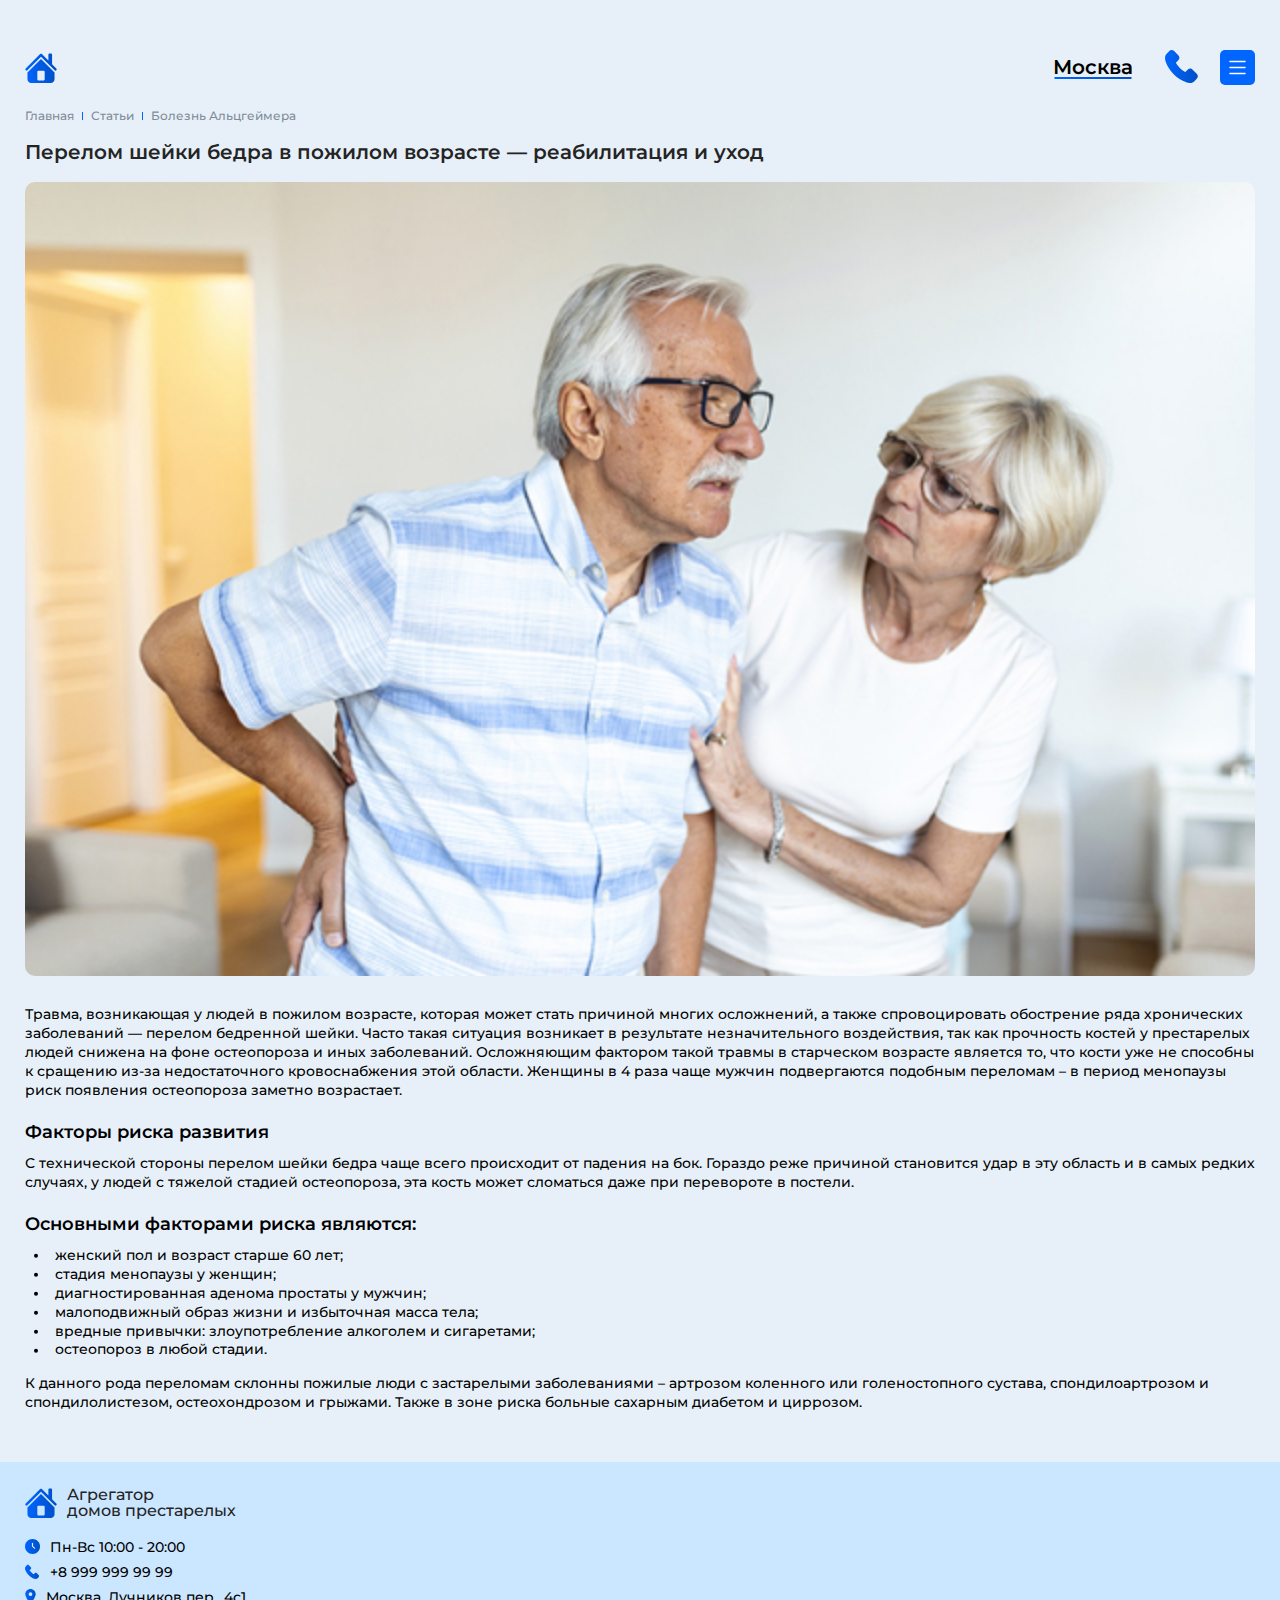
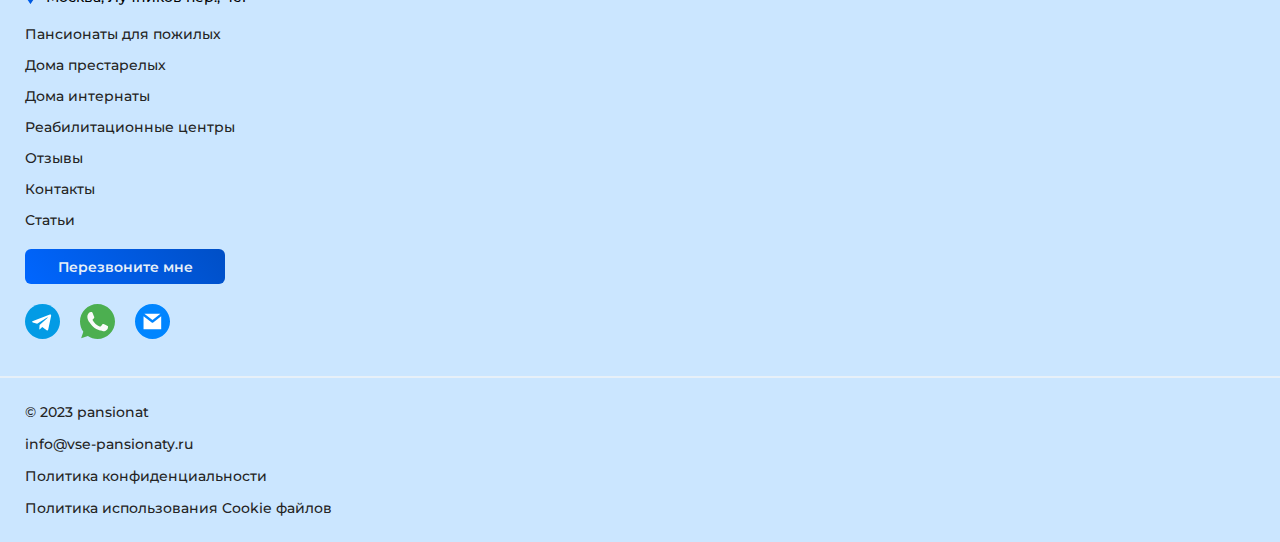
<file: Agregator Domov/article-page.html>
<!DOCTYPE html>
<html lang="ru">
<head>
    <meta charset="UTF-8">
    <meta name="viewport" content="width=device-width, initial-scale=1.0">
    <title>Страница статьи</title>
    <link rel="stylesheet" href="./css/reset.css">
    <link rel="stylesheet" href="./css/article-page.css">
    <link rel="stylesheet" href="https://cdn.jsdelivr.net/npm/swiper@10/swiper-bundle.min.css">
    <link rel="preconnect" href="https://fonts.googleapis.com">
    <link rel="preconnect" href="https://fonts.gstatic.com" crossorigin>
    <link href="https://fonts.googleapis.com/css2?family=Inter:wght@600&family=Montserrat:wght@400;500;600;700&display=swap" rel="stylesheet">
</head>
<body>
    <header class="header">
        <div class="container">
            <nav class="nav-top">
                <a class="home" href="#">
                    <img src="./images/header/header-icon1.svg" alt="icon">
                    <span class="home__text">Агрегатор<br> домов престарелых</span>
                </a>
                <ul class="nav-top__list">
                    <li class="nav-top__item country">
                        <span class="nav-top__item-text">Ваш город</span>
                        <button class="nav-top__btn">
                            Москва
                        </button>
                    </li>
                    <li class="nav-top__item nav-top__item-map">
                        <a class="nav-top__link" href="#">
                            <img src="./images/header/header-icon2.svg" alt="icon">
                            Пансионаты на карте
                        </a>
                    </li>
                    <li class="nav-top__item tel-item">
                        <img src="./images/header/header-icon3.svg" alt="icon">
                        +8 999 99 99
                    </li>
                    <li class="nav-top__item tel-btn">
                        <a class="tel" href="tel:89999999">Перезвоните мне</a>
                    </li>
                    <li class="nav-top__item tel-mobile">
                        <a href="tel:89999999">
                            <img src="./images/header/tel-icon-mobile.svg" alt="icon">
                        </a>
                    </li>
                    <li class="nav-top__item burger">
                        <button class="burger-btn">
                            <img class="burger-btn__icon" src="./images/header/burger-icon.svg" alt="icon">
                            <img class="burger-btn__close-icon hide" src="./images/header/burger-close-icon.svg"
                                alt="icon">
                        </button>
                    </li>
                </ul>
            </nav>
            <nav class="nav-middle">
                <div class="nav-middle__top">
                    <span class="nav-middle__text">Ваш город</span>
                    <button class="nav-middle__btn">
                        Москва
                    </button>
                </div>
                <ul class="nav-middle__list">
                    <li class="nav-middle__item">
                        <a class="nav-middle__link" href="#">
                            Пансионаты для пожилых
                        </a>
                        <img class="nav-middle__icon" src="./images/header/link-icon-mobile.svg" alt="icon">
                    </li>
                    <li class="nav-middle__item">
                        <a class="nav-middle__link" href="#">
                            Дома престарелых
                        </a>
                        <img class="nav-middle__icon" src="./images/header/link-icon-mobile.svg" alt="icon">
                    </li>
                    <li class="nav-middle__item">
                        <a class="nav-middle__link" href="#">
                            Дома интернаты
                        </a>
                        <img class="nav-middle__icon" src="./images/header/link-icon-mobile.svg" alt="icon">
                    </li>
                    <li class="nav-middle__item">
                        <a class="nav-middle__link" href="#">
                            Реабилитационные центры
                        </a>
                        <img class="nav-middle__icon" src="./images/header/link-icon-mobile.svg" alt="icon">
                    </li>
                    <li class="nav-middle__item">
                        <a class="nav-middle__link" href="#">
                            Отзывы
                        </a>
                        <img class="nav-middle__icon" src="./images/header/link-icon-mobile.svg" alt="icon">
                    </li>
                    <li class="nav-middle__item">
                        <a class="nav-middle__link" href="#">
                            Контакты
                        </a>
                        <img class="nav-middle__icon" src="./images/header/link-icon-mobile.svg" alt="icon">
                    </li>
                    <li class="nav-middle__item">
                        <a class="nav-middle__link" href="#">
                            Статьи
                        </a>
                        <img class="nav-middle__icon" src="./images/header/link-icon-mobile.svg" alt="icon">
                    </li>
                </ul>
                <a class="tel tel-btn-mobile" href="tel:+89999999">Перезвоните мне</a>
            </nav>
            <nav class="nav-bottom">
                <a class="nav-bottom__link" href="#">
                    Главная
                </a>
                <span class="nav-bottom__line"></span>
                <a class="nav-bottom__link" href="#">
                    Статьи
                </a>
                <span class="nav-bottom__line"></span>
                <a class="nav-bottom__link" href="#">
                    Болезнь Альцгеймера
                </a>
            </nav>
        </div>
    </header>

    <main class="main">
        <div class="container">
            <article class="article">
                <div class="article-top">
                    <h2 class="article-top__title article-mobile-title">Перелом шейки бедра в пожилом возрасте<br class="title-br"> — реабилитация и уход</h2>
                    <img class="article__img" src="./images/articles/article-page-img.jpg" alt="article-img">
                    <div class="article-left">
                        <h2 class="article-left__title">Перелом шейки бедра в пожилом возрасте — реабилитация и уход</h2>
                        <p class="article-left__text">
                            Травма, возникающая у людей в пожилом возрасте, которая может стать причиной многих осложнений, а также спровоцировать обострение ряда хронических заболеваний — перелом бедренной шейки. Часто такая ситуация возникает в результате незначительного воздействия, так как прочность костей у престарелых людей снижена на фоне остеопороза и иных заболеваний.
                            Осложняющим фактором такой травмы в старческом возрасте является то, что кости уже не способны к сращению из-за недостаточного кровоснабжения этой области. Женщины в 4 раза чаще мужчин подвергаются подобным переломам – в период менопаузы риск появления остеопороза заметно возрастает.
                        </p>
                    </div>
                </div>
                <div class="article-bottom">
                    <div class="article-middle">
                        <h2 class="article-middle__title">Факторы риска развития</h2>
                        <p class="article-middle__text">
                            С технической стороны перелом шейки бедра чаще всего происходит от падения на бок. Гораздо реже причиной становится удар в эту область и в самых редких случаях, у людей с тяжелой стадией остеопороза, эта кость может сломаться даже при перевороте в постели.
                        </p>
                    </div>
                    <div class="risk-factors">
                        <h2 class="risk-factors__title">Основными факторами риска являются:</h2>
                        <ul class="factors">
                            <li class="factors__item">
                                женский пол и возраст старше 60 лет;
                            </li>
                            <li class="factors__item">
                                стадия менопаузы у женщин;
                            </li>
                            <li class="factors__item">
                                диагностированная аденома простаты у мужчин;
                            </li>
                            <li class="factors__item">
                                малоподвижный образ жизни и избыточная масса тела;
                            </li>
                            <li class="factors__item">
                                вредные привычки: злоупотребление алкоголем и сигаретами;
                            </li>
                            <li class="factors__item">
                                остеопороз в любой стадии.
                            </li>
                        </ul>
                        <p class="risk-factors__text">
                            К данного рода переломам склонны пожилые люди с застарелыми заболеваниями – артрозом коленного или голеностопного сустава, спондилоартрозом и спондилолистезом, остеохондрозом и грыжами. Также в зоне риска больные сахарным диабетом и циррозом.
                        </p>
                    </div>
                </div>
            </article>
        </div>
    </main>

    <footer class="footer">
        <div class="footer-top">
            <div class="container">
                <div class="footer-top__items">
                    <ul class="footer-top__start">
                        <li class="footer-top__item">
                            <a class="footer__link" href="#">
                                <img src="./images/header/header-icon1.svg" alt="icon">
                                Агрегатор<br> домов престарелых
                            </a>
                        </li>
                        <li class="footer-top__item">
                            <ul class="footer-top__info">
                                <li class="footer-top__item">
                                    <img src="./images/home/footer-icon1.svg" alt="icon">
                                    Пн-Вс 10:00 - 20:00
                                </li>
                                <li class="footer-top__item">
                                    <img src="./images/header/header-icon3.svg" alt="icon">
                                    +8 999 999 99 99
                                </li>
                                <li class="footer-top__item">
                                    <img src="./images/header/header-icon2.svg" alt="icon">
                                    Москва, Лучников пер., 4с1
                                </li>
                            </ul>
                        </li>
                    </ul>
                    <nav class="footer-top__links">
                        <ul class="footer-links">
                            <li class="footer-links__item">
                                <a class="footer-links__link" href="#">Пансионаты для пожилых</a>
                            </li>
                            <li class="footer-links__item">
                                <a class="footer-links__link" href="#">Дома престарелых</a>
                            </li>
                            <li class="footer-links__item">
                                <a class="footer-links__link" href="#">Дома интернаты</a>
                            </li>
                            <li class="footer-links__item">
                                <a class="footer-links__link" href="#">Реабилитационные центры</a>
                            </li>
                        </ul>
                        <ul class="footer-links">
                            <li class="footer-links__item">
                                <a class="footer-links__link" href="#">Отзывы</a>
                            </li>
                            <li class="footer-links__item">
                                <a class="footer-links__link" href="#">Контакты</a>
                            </li>
                            <li class="footer-links__item">
                                <a class="footer-links__link" href="#">Статьи</a>
                            </li>
                        </ul>
                        <ul class="footer-links footer-links-right">
                            <li class="footer-links__item">
                                <a class="tel tel-footer" href="tel:89999999">Перезвоните мне</a>
                            </li>
                            <li class="footer-links__item">
                                <ul class="social">
                                    <li class="social__item">
                                        <a class="social__link" href="#">
                                            <img src="./images/social/social-icon1.svg" alt="icon">
                                        </a>
                                    </li>
                                    <li class="social__item">
                                        <a class="social__link" href="#">
                                            <img src="./images/social/social-icon2.svg" alt="icon">
                                        </a>
                                    </li>
                                    <li class="social__item">
                                        <a class="social__link" href="#">
                                            <img src="./images/social/social-icon3.svg" alt="icon">
                                        </a>
                                    </li>
                                </ul>
                            </li>
                        </ul>
                    </nav>
                </div>
            </div>
        </div>
        <div class="footer-bottom">
            <div class="container">
                <div class="footer-bottom__items">
                    <p class="footer-bottom__copy">© 2023 pansionat</p>
                    <nav class="footer-bottom__links">
                        <ul class="footer-bottom__list">
                            <li class="footer-bottom__item">
                                <a href="mailto:info@vse-pansionaty.ru"
                                    class="footer-bottom__link">info@vse-pansionaty.ru</a>
                            </li>
                            <li class="footer-bottom__item">
                                <a href="#" class="footer-bottom__link">Политика конфиденциальности</a>
                            </li>
                            <li class="footer-bottom__item">
                                <a href="#" class="footer-bottom__link">Политика использования Cookie файлов</a>
                            </li>
                        </ul>
                    </nav>
                </div>
            </div>
        </div>
    </footer>
    <script src="./js/article-page.js"></script>
</body>
</html>
</file>
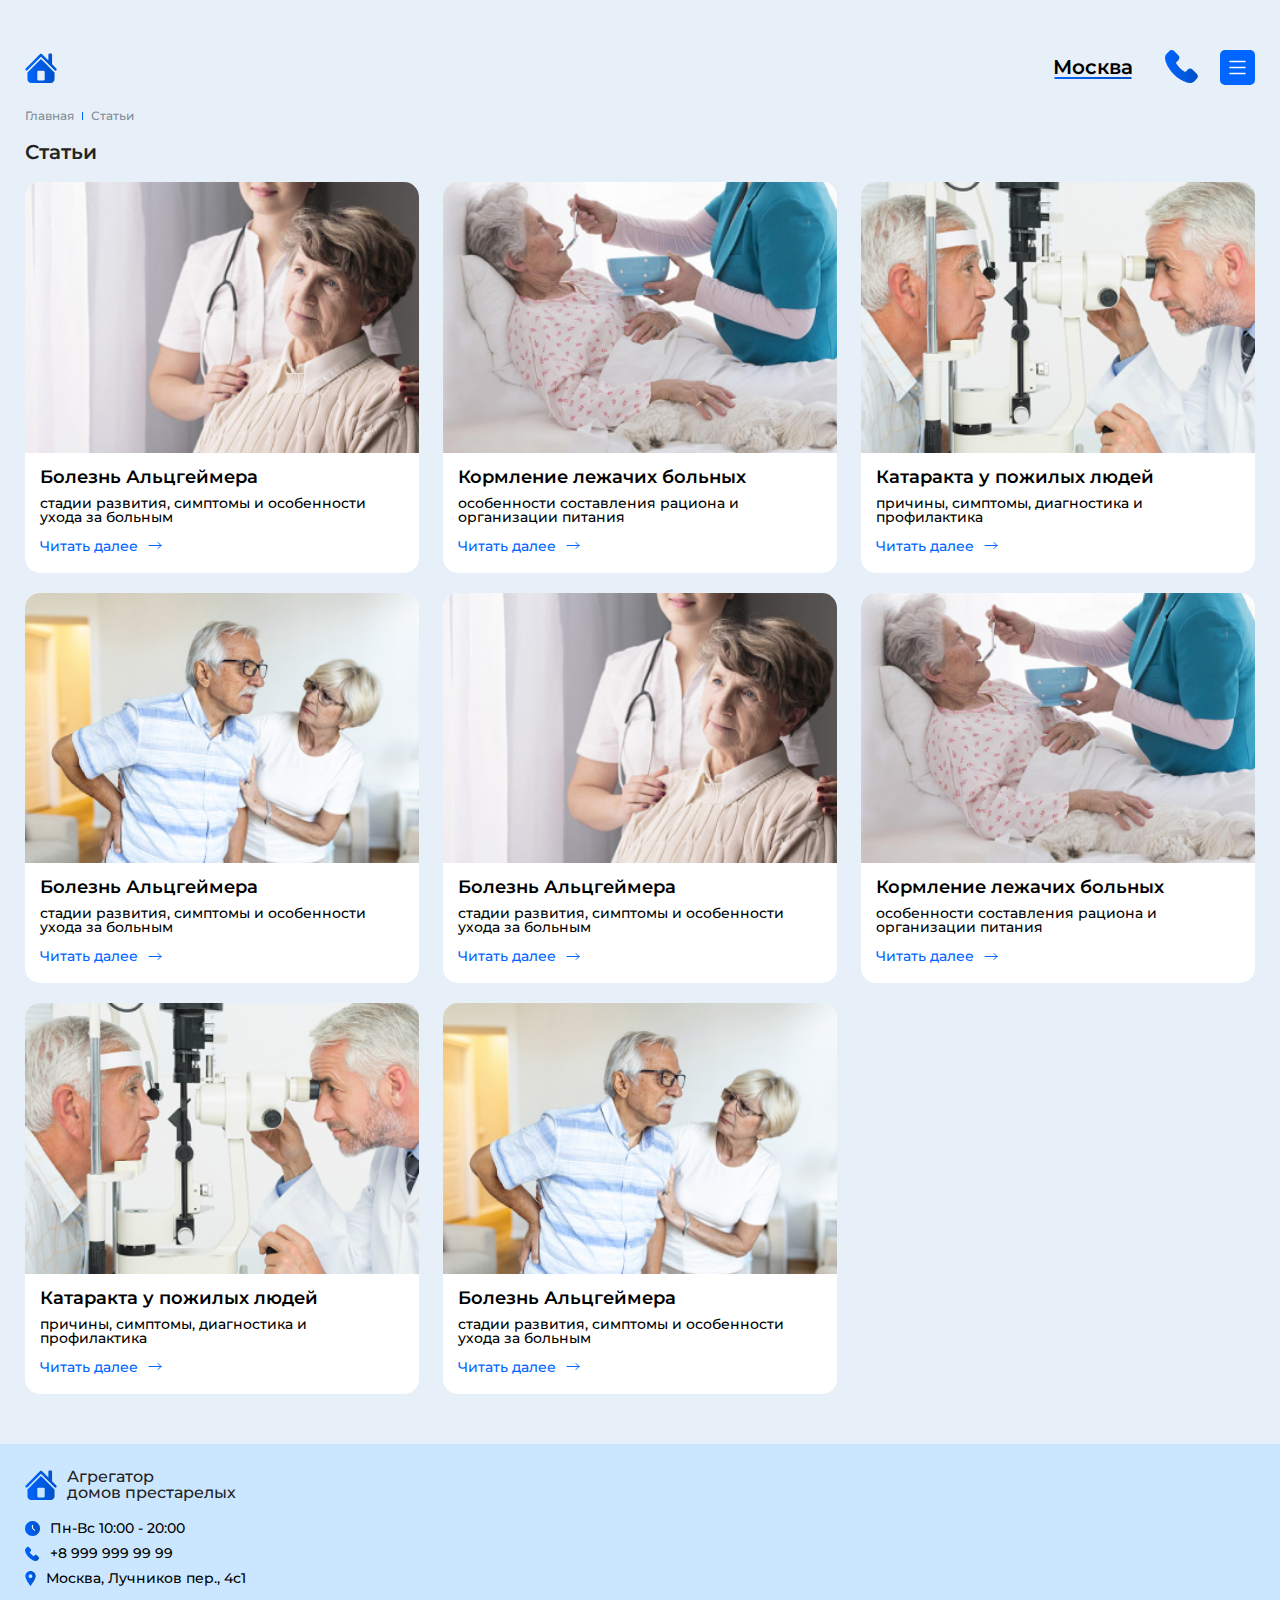
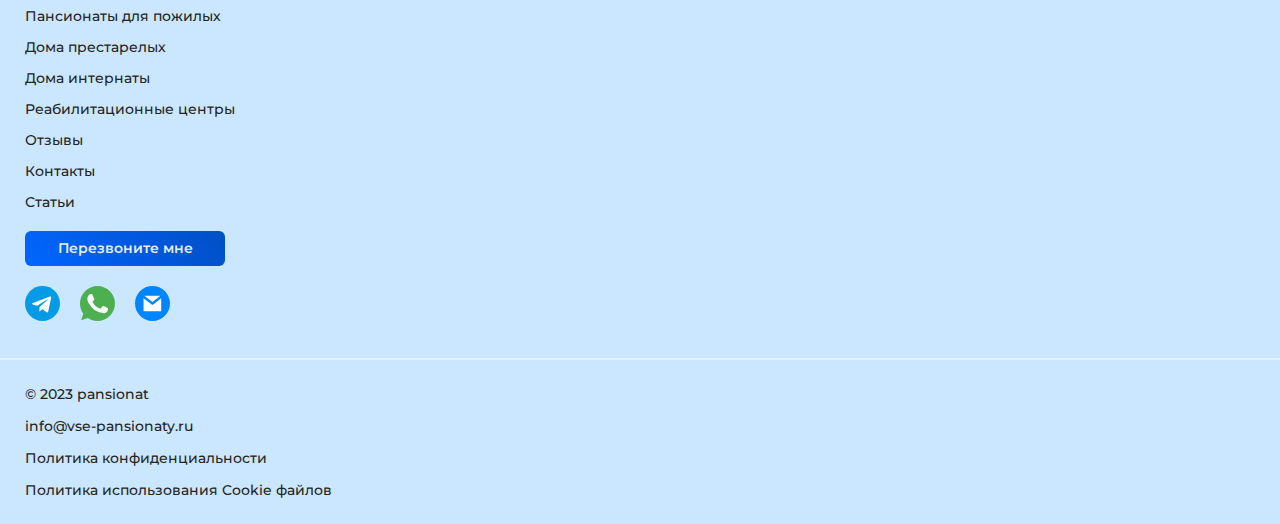
<file: Agregator Domov/articles.html>
<!DOCTYPE html>
<html lang="ru">
<head>
    <meta charset="UTF-8">
    <meta name="viewport" content="width=device-width, initial-scale=1.0">
    <title>Статьи</title>
    <link rel="stylesheet" href="./css/reset.css">
    <link rel="stylesheet" href="./css/articles.css">
    <link rel="stylesheet" href="https://cdn.jsdelivr.net/npm/swiper@10/swiper-bundle.min.css">
    <link rel="preconnect" href="https://fonts.googleapis.com">
    <link rel="preconnect" href="https://fonts.gstatic.com" crossorigin>
    <link href="https://fonts.googleapis.com/css2?family=Inter:wght@600&family=Montserrat:wght@400;500;600;700&display=swap" rel="stylesheet">
</head>
<body>
    <header class="header">
        <div class="container">
            <nav class="nav-top">
                <a class="home" href="#">
                    <img src="./images/header/header-icon1.svg" alt="icon">
                    <span class="home__text">Агрегатор<br> домов престарелых</span>
                </a>
                <ul class="nav-top__list">
                    <li class="nav-top__item country">
                        <span class="nav-top__item-text">Ваш город</span>
                        <button class="nav-top__btn">
                            Москва
                        </button>
                    </li>
                    <li class="nav-top__item nav-top__item-map">
                        <a class="nav-top__link" href="#">
                            <img src="./images/header/header-icon2.svg" alt="icon">
                            Пансионаты на карте
                        </a>
                    </li>
                    <li class="nav-top__item tel-item">
                        <img src="./images/header/header-icon3.svg" alt="icon">
                        +8 999 99 99
                    </li>
                    <li class="nav-top__item tel-btn">
                        <a class="tel" href="tel:89999999">Перезвоните мне</a>
                    </li>
                    <li class="nav-top__item tel-mobile">
                        <a href="tel:89999999">
                            <img src="./images/header/tel-icon-mobile.svg" alt="icon">
                        </a>
                    </li>
                    <li class="nav-top__item burger">
                        <button class="burger-btn">
                            <img class="burger-btn__icon" src="./images/header/burger-icon.svg" alt="icon">
                            <img class="burger-btn__close-icon hide" src="./images/header/burger-close-icon.svg"
                                alt="icon">
                        </button>
                    </li>
                </ul>
            </nav>
            <nav class="nav-middle">
                <div class="nav-middle__top">
                    <span class="nav-middle__text">Ваш город</span>
                    <button class="nav-middle__btn">
                        Москва
                    </button>
                </div>
                <ul class="nav-middle__list">
                    <li class="nav-middle__item">
                        <a class="nav-middle__link" href="#">
                            Пансионаты для пожилых
                        </a>
                        <img class="nav-middle__icon" src="./images/header/link-icon-mobile.svg" alt="icon">
                    </li>
                    <li class="nav-middle__item">
                        <a class="nav-middle__link" href="#">
                            Дома престарелых
                        </a>
                        <img class="nav-middle__icon" src="./images/header/link-icon-mobile.svg" alt="icon">
                    </li>
                    <li class="nav-middle__item">
                        <a class="nav-middle__link" href="#">
                            Дома интернаты
                        </a>
                        <img class="nav-middle__icon" src="./images/header/link-icon-mobile.svg" alt="icon">
                    </li>
                    <li class="nav-middle__item">
                        <a class="nav-middle__link" href="#">
                            Реабилитационные центры
                        </a>
                        <img class="nav-middle__icon" src="./images/header/link-icon-mobile.svg" alt="icon">
                    </li>
                    <li class="nav-middle__item">
                        <a class="nav-middle__link" href="#">
                            Отзывы
                        </a>
                        <img class="nav-middle__icon" src="./images/header/link-icon-mobile.svg" alt="icon">
                    </li>
                    <li class="nav-middle__item">
                        <a class="nav-middle__link" href="#">
                            Контакты
                        </a>
                        <img class="nav-middle__icon" src="./images/header/link-icon-mobile.svg" alt="icon">
                    </li>
                    <li class="nav-middle__item">
                        <a class="nav-middle__link" href="#">
                            Статьи
                        </a>
                        <img class="nav-middle__icon" src="./images/header/link-icon-mobile.svg" alt="icon">
                    </li>
                </ul>
                <a class="tel tel-btn-mobile" href="tel:+89999999">Перезвоните мне</a>
            </nav>
            <nav class="nav-bottom">
                <a class="nav-bottom__link" href="#">
                    Главная
                </a>
                <span class="nav-bottom__line"></span>
                <a class="nav-bottom__link" href="#">
                    Статьи
                </a>
            </nav>
        </div>
    </header>

    <main class="main">
        <div class="container">
            <div class="articles">
                <h1 class="articles__title">Статьи</h1>
                <ul class="article-items">
                    <li class="articles-items__item">
                        <article class="article">
                            <img class="article__img" src="./images/articles/article-img1.jpg" alt="article-img">
                            <div class="article__content">
                                <h3 class="article__title">Болезнь Альцгеймера</h3>
                                <p class="article__text">
                                    стадии развития, симптомы и особенности ухода за больным
                                </p>
                                <a class="article__link" href="#">
                                    Читать далее
                                    <img src="./images/articles/article-icon.svg" alt="icon">
                                </a>
                            </div>
                        </article>
                    </li>
                    <li class="articles-items__item">
                        <article class="article">
                            <img class="article__img" src="./images/articles/article-img2.jpg" alt="article-img">
                            <div class="article__content">
                                <h3 class="article__title">Кормление лежачих больных</h3>
                                <p class="article__text">
                                    особенности составления рациона и организации питания
                                </p>
                                <a class="article__link" href="#">
                                    Читать далее
                                    <img src="./images/articles/article-icon.svg" alt="icon">
                                </a>
                            </div>
                        </article>
                    </li>
                    <li class="articles-items__item">
                        <article class="article">
                            <img class="article__img" src="./images/articles/article-img3.jpg" alt="article-img">
                            <div class="article__content">
                                <h3 class="article__title">Катаракта у пожилых людей</h3>
                                <p class="article__text">
                                    причины, симптомы, диагностика и профилактика
                                </p>
                                <a class="article__link" href="#">
                                    Читать далее
                                    <img src="./images/articles/article-icon.svg" alt="icon">
                                </a>
                            </div>
                        </article>
                    </li>
                    <li class="articles-items__item">
                        <article class="article">
                            <img class="article__img" src="./images/articles/article-img4.jpg" alt="article-img">
                            <div class="article__content">
                                <h3 class="article__title">Болезнь Альцгеймера</h3>
                                <p class="article__text">
                                    стадии развития, симптомы и особенности ухода за больным
                                </p>
                                <a class="article__link" href="#">
                                    Читать далее
                                    <img src="./images/articles/article-icon.svg" alt="icon">
                                </a>
                            </div>
                        </article>
                    </li>
                    <li class="articles-items__item">
                        <article class="article">
                            <img class="article__img" src="./images/articles/article-img1.jpg" alt="article-img">
                            <div class="article__content">
                                <h3 class="article__title">Болезнь Альцгеймера</h3>
                                <p class="article__text">
                                    стадии развития, симптомы и особенности ухода за больным
                                </p>
                                <a class="article__link" href="#">
                                    Читать далее
                                    <img src="./images/articles/article-icon.svg" alt="icon">
                                </a>
                            </div>
                        </article>
                    </li>
                    <li class="articles-items__item">
                        <article class="article">
                            <img class="article__img" src="./images/articles/article-img2.jpg" alt="article-img">
                            <div class="article__content">
                                <h3 class="article__title">Кормление лежачих больных</h3>
                                <p class="article__text">
                                    особенности составления рациона и организации питания
                                </p>
                                <a class="article__link" href="#">
                                    Читать далее
                                    <img src="./images/articles/article-icon.svg" alt="icon">
                                </a>
                            </div>
                        </article>
                    </li>
                    <li class="articles-items__item">
                        <article class="article">
                            <img class="article__img" src="./images/articles/article-img3.jpg" alt="article-img">
                            <div class="article__content">
                                <h3 class="article__title">Катаракта у пожилых людей</h3>
                                <p class="article__text">
                                    причины, симптомы, диагностика и профилактика
                                </p>
                                <a class="article__link" href="#">
                                    Читать далее
                                    <img src="./images/articles/article-icon.svg" alt="icon">
                                </a>
                            </div>
                        </article>
                    </li>
                    <li class="articles-items__item">
                        <article class="article">
                            <img class="article__img" src="./images/articles/article-img4.jpg" alt="article-img">
                            <div class="article__content">
                                <h3 class="article__title">Болезнь Альцгеймера</h3>
                                <p class="article__text">
                                    стадии развития, симптомы и особенности ухода за больным
                                </p>
                                <a class="article__link" href="#">
                                    Читать далее
                                    <img src="./images/articles/article-icon.svg" alt="icon">
                                </a>
                            </div>
                        </article>
                    </li>
                </ul>
            </div>
        </div>
    </main>

    <footer class="footer">
        <div class="footer-top">
            <div class="container">
                <div class="footer-top__items">
                    <ul class="footer-top__start">
                        <li class="footer-top__item">
                            <a class="footer__link" href="#">
                                <img src="./images/header/header-icon1.svg" alt="icon">
                                Агрегатор<br> домов престарелых
                            </a>
                        </li>
                        <li class="footer-top__item">
                            <ul class="footer-top__info">
                                <li class="footer-top__item">
                                    <img src="./images/home/footer-icon1.svg" alt="icon">
                                    Пн-Вс 10:00 - 20:00
                                </li>
                                <li class="footer-top__item">
                                    <img src="./images/header/header-icon3.svg" alt="icon">
                                    +8 999 999 99 99
                                </li>
                                <li class="footer-top__item">
                                    <img src="./images/header/header-icon2.svg" alt="icon">
                                    Москва, Лучников пер., 4с1
                                </li>
                            </ul>
                        </li>
                    </ul>
                    <nav class="footer-top__links">
                        <ul class="footer-links">
                            <li class="footer-links__item">
                                <a class="footer-links__link" href="#">Пансионаты для пожилых</a>
                            </li>
                            <li class="footer-links__item">
                                <a class="footer-links__link" href="#">Дома престарелых</a>
                            </li>
                            <li class="footer-links__item">
                                <a class="footer-links__link" href="#">Дома интернаты</a>
                            </li>
                            <li class="footer-links__item">
                                <a class="footer-links__link" href="#">Реабилитационные центры</a>
                            </li>
                        </ul>
                        <ul class="footer-links">
                            <li class="footer-links__item">
                                <a class="footer-links__link" href="#">Отзывы</a>
                            </li>
                            <li class="footer-links__item">
                                <a class="footer-links__link" href="#">Контакты</a>
                            </li>
                            <li class="footer-links__item">
                                <a class="footer-links__link" href="#">Статьи</a>
                            </li>
                        </ul>
                        <ul class="footer-links footer-links-right">
                            <li class="footer-links__item">
                                <a class="tel tel-footer" href="tel:89999999">Перезвоните мне</a>
                            </li>
                            <li class="footer-links__item">
                                <ul class="social">
                                    <li class="social__item">
                                        <a class="social__link" href="#">
                                            <img src="./images/social/social-icon1.svg" alt="icon">
                                        </a>
                                    </li>
                                    <li class="social__item">
                                        <a class="social__link" href="#">
                                            <img src="./images/social/social-icon2.svg" alt="icon">
                                        </a>
                                    </li>
                                    <li class="social__item">
                                        <a class="social__link" href="#">
                                            <img src="./images/social/social-icon3.svg" alt="icon">
                                        </a>
                                    </li>
                                </ul>
                            </li>
                        </ul>
                    </nav>
                </div>
            </div>
        </div>
        <div class="footer-bottom">
            <div class="container">
                <div class="footer-bottom__items">
                    <p class="footer-bottom__copy">© 2023 pansionat</p>
                    <nav class="footer-bottom__links">
                        <ul class="footer-bottom__list">
                            <li class="footer-bottom__item">
                                <a href="mailto:info@vse-pansionaty.ru"
                                    class="footer-bottom__link">info@vse-pansionaty.ru</a>
                            </li>
                            <li class="footer-bottom__item">
                                <a href="#" class="footer-bottom__link">Политика конфиденциальности</a>
                            </li>
                            <li class="footer-bottom__item">
                                <a href="#" class="footer-bottom__link">Политика использования Cookie файлов</a>
                            </li>
                        </ul>
                    </nav>
                </div>
            </div>
        </div>
    </footer>
    <script src="./js/articles.js"></script>
</body>
</html>
</file>
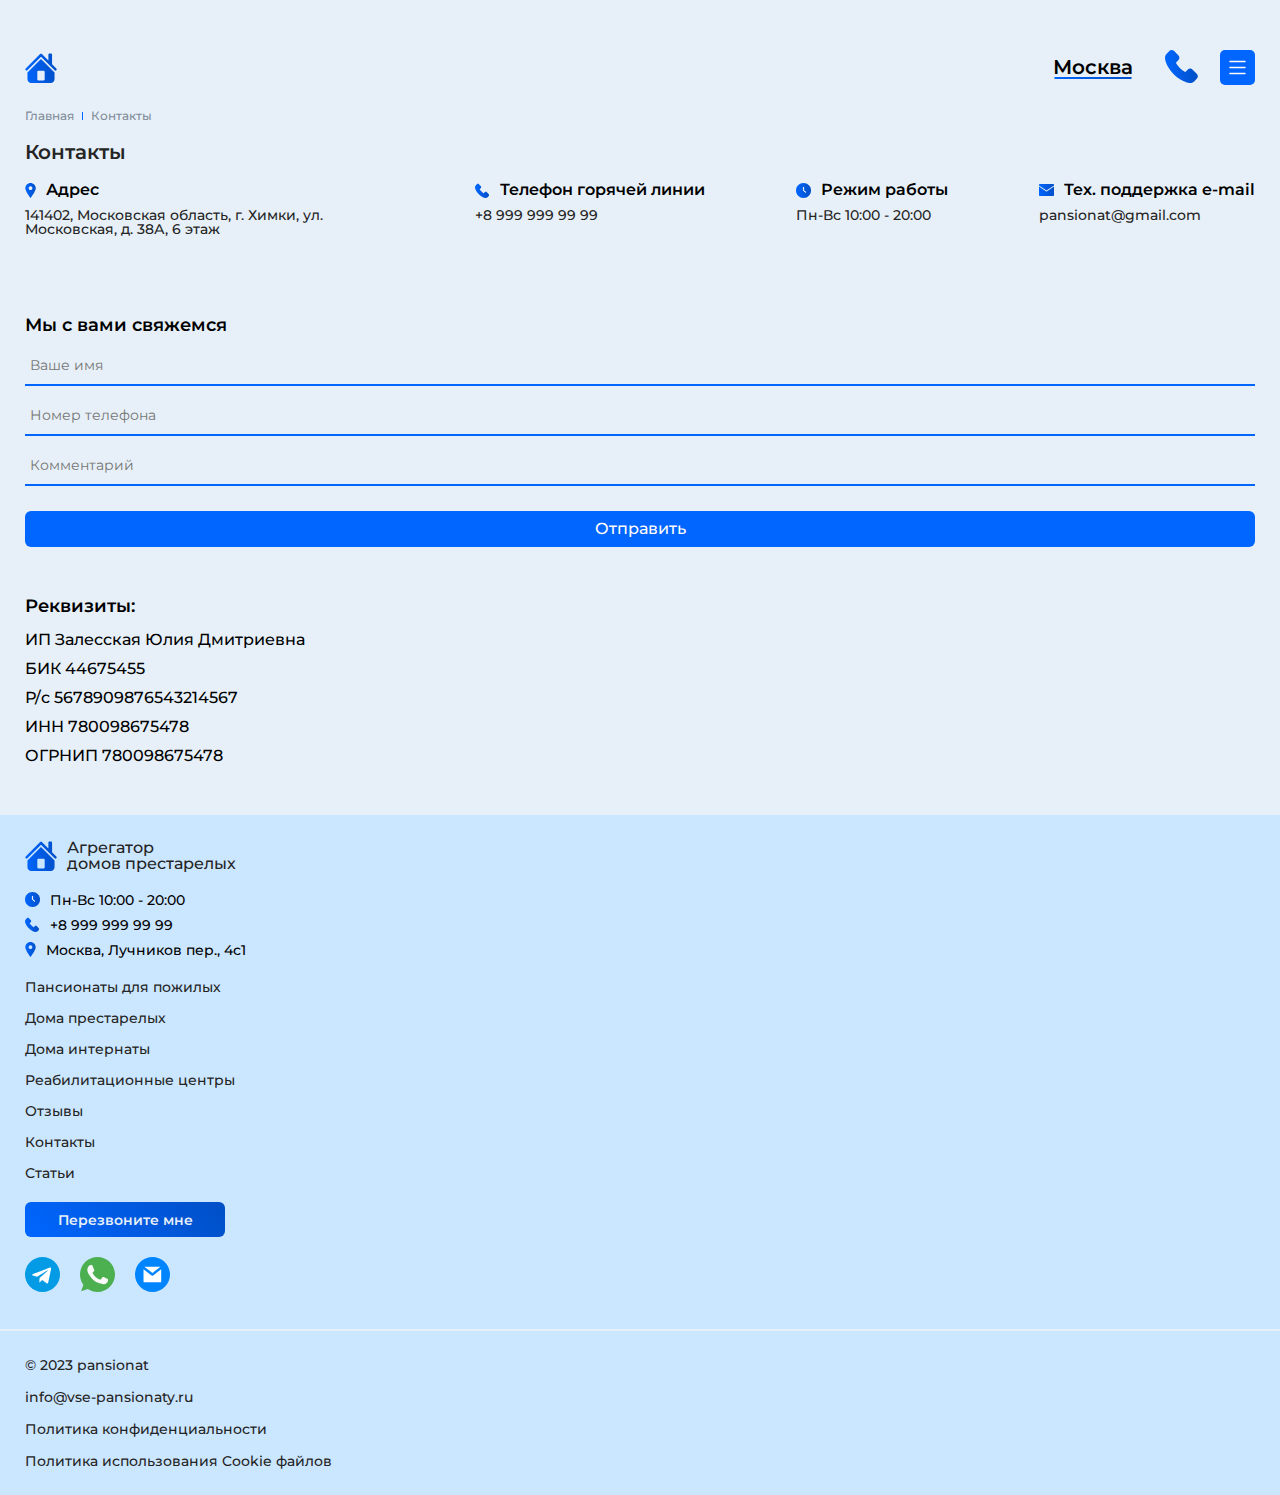
<file: Agregator Domov/contacts.html>
<!DOCTYPE html>
<html lang="ru">

<head>
    <meta charset="UTF-8">
    <meta name="viewport" content="width=device-width, initial-scale=1.0">
    <title>Контакты</title>
    <link rel="stylesheet" href="./css/reset.css">
    <link rel="stylesheet" href="./css/contacts.css">
    <link rel="stylesheet" href="https://cdn.jsdelivr.net/npm/swiper@10/swiper-bundle.min.css">
    <link rel="preconnect" href="https://fonts.googleapis.com">
    <link rel="preconnect" href="https://fonts.gstatic.com" crossorigin>
    <link href="https://fonts.googleapis.com/css2?family=Inter:wght@600&family=Montserrat:wght@400;500;600;700&display=swap" rel="stylesheet">
</head>

<body>
    <header class="header">
        <div class="container">
            <nav class="nav-top">
                <a class="home" href="#">
                    <img src="./images/header/header-icon1.svg" alt="icon">
                    <span class="home__text">Агрегатор<br> домов престарелых</span>
                </a>
                <ul class="nav-top__list">
                    <li class="nav-top__item country">
                        <span class="nav-top__item-text">Ваш город</span>
                        <button class="nav-top__btn">
                            Москва
                        </button>
                    </li>
                    <li class="nav-top__item nav-top__item-map">
                        <a class="nav-top__link" href="#">
                            <img src="./images/header/header-icon2.svg" alt="icon">
                            Пансионаты на карте
                        </a>
                    </li>
                    <li class="nav-top__item tel-item">
                        <img src="./images/header/header-icon3.svg" alt="icon">
                        +8 999 99 99
                    </li>
                    <li class="nav-top__item tel-btn">
                        <a class="tel" href="tel:89999999">Перезвоните мне</a>
                    </li>
                    <li class="nav-top__item tel-mobile">
                        <a href="tel:89999999">
                            <img src="./images/header/tel-icon-mobile.svg" alt="icon">
                        </a>
                    </li>
                    <li class="nav-top__item burger">
                        <button class="burger-btn">
                            <img class="burger-btn__icon" src="./images/header/burger-icon.svg" alt="icon">
                            <img class="burger-btn__close-icon hide" src="./images/header/burger-close-icon.svg"
                                alt="icon">
                        </button>
                    </li>
                </ul>
            </nav>
            <nav class="nav-middle">
                <div class="nav-middle__top">
                    <span class="nav-middle__text">Ваш город</span>
                    <button class="nav-middle__btn">
                        Москва
                    </button>
                </div>
                <ul class="nav-middle__list">
                    <li class="nav-middle__item">
                        <a class="nav-middle__link" href="#">
                            Пансионаты для пожилых
                        </a>
                        <img class="nav-middle__icon" src="./images/header/link-icon-mobile.svg" alt="icon">
                    </li>
                    <li class="nav-middle__item">
                        <a class="nav-middle__link" href="#">
                            Дома престарелых
                        </a>
                        <img class="nav-middle__icon" src="./images/header/link-icon-mobile.svg" alt="icon">
                    </li>
                    <li class="nav-middle__item">
                        <a class="nav-middle__link" href="#">
                            Дома интернаты
                        </a>
                        <img class="nav-middle__icon" src="./images/header/link-icon-mobile.svg" alt="icon">
                    </li>
                    <li class="nav-middle__item">
                        <a class="nav-middle__link" href="#">
                            Реабилитационные центры
                        </a>
                        <img class="nav-middle__icon" src="./images/header/link-icon-mobile.svg" alt="icon">
                    </li>
                    <li class="nav-middle__item">
                        <a class="nav-middle__link" href="#">
                            Отзывы
                        </a>
                        <img class="nav-middle__icon" src="./images/header/link-icon-mobile.svg" alt="icon">
                    </li>
                    <li class="nav-middle__item">
                        <a class="nav-middle__link" href="#">
                            Контакты
                        </a>
                        <img class="nav-middle__icon" src="./images/header/link-icon-mobile.svg" alt="icon">
                    </li>
                    <li class="nav-middle__item">
                        <a class="nav-middle__link" href="#">
                            Статьи
                        </a>
                        <img class="nav-middle__icon" src="./images/header/link-icon-mobile.svg" alt="icon">
                    </li>
                </ul>
                <a class="tel tel-btn-mobile" href="tel:+89999999">Перезвоните мне</a>
            </nav>
            <nav class="nav-bottom">
                <a class="nav-bottom__link" href="#">
                    Главная
                </a>
                <span class="nav-bottom__line"></span>
                <a class="nav-bottom__link" href="#">
                    Контакты
                </a>
            </nav>
        </div>
    </header>

    <main class="main">
        <div class="container">
            <div class="contacts">
                <h2 class="contacts__title">Контакты</h2>
                <ul class="contacts-top">
                    <li class="contacts-top__item">
                        <strong class="contacts-top__title">
                            <img class="contacts-mobile-icon" src="./images/home/contacts-icon.svg" alt="icon">
                            Адрес
                        </strong>
                        <span class="contacts-top__address">
                            <img class="contacts-icon" src="./images/home/contacts-icon.svg" alt="icon">
                            141402, Московская область,   г. Химки, ул. Московская, д. 38А, 6 этаж
                        </span>
                    </li>
                    <li class="contacts-top__item">
                        <strong class="contacts-top__title">
                            <img class="contacts-mobile-icon" src="./images/header/header-icon3.svg" alt="icon">
                            Телефон горячей линии
                        </strong>
                        <span class="contacts-top__tel">
                            <img class="contacts-icon" src="./images/header/header-icon3.svg" alt="icon">
                            +8 999 999 99 99
                        </span>
                    </li>
                    <li class="contacts-top__item">
                        <strong class="contacts-top__title">
                            <img class="contacts-mobile-icon" src="./images/home/footer-icon1.svg" alt="icon">
                            Режим работы
                        </strong>
                        <span class="contacts-top__workhours">
                            <img class="contacts-icon" src="./images/home/footer-icon1.svg" alt="icon">
                            Пн-Вс 10:00 - 20:00
                        </span>
                    </li>
                    <li class="contacts-top__item">
                        <strong class="contacts-top__title">
                            <img class="contacts-mobile-icon" src="./images/pension/pension-icon3.svg" alt="icon">
                            Тех. поддержка e-mail
                        </strong>
                        <a class="contacts-top__mail" href="mailto:pansionat@gmail.com">
                            <img class="contacts-icon" src="./images/pension/pension-icon3.svg" alt="icon">
                            pansionat@gmail.com
                        </a>
                    </li>
                </ul>
                <div class="contacts-bottom">
                    <div class="contacts-bottom__left">
                        <h3 class="contacts-bottom__title">Мы с вами свяжемся</h3>
                        <form action="#" class="contacts__form">
                            <div class="contacts__input-wrapper">
                                <input class="contacts__input" type="text" name="name" placeholder="Ваше имя">
                                <input class="contacts__input" type="tel" name="tel" placeholder="Номер телефона">
                                <input class="contacts__input" type="text" name="comment" placeholder="Комментарий">
                            </div>
                            <button class="contacts-bottom__btn" type="submit">Отправить</button>
                        </form>
                    </div>
                    <div class="contacts-bottom__right">
                        <h3 class="contacts-bottom__title requisites-title">Реквизиты:</h3>
                        <ul class="contacts-bottom__list">
                            <li class="contacts-bottom__item">
                                ИП Залесская Юлия Дмитриевна
                            </li>
                            <li class="contacts-bottom__item">
                                БИК 44675455
                            </li>
                            <li class="contacts-bottom__item">
                                Р/c 5678909876543214567
                            </li>
                            <li class="contacts-bottom__item">
                                ИНН 780098675478
                            </li>
                            <li class="contacts-bottom__item">
                                ОГРНИП 780098675478
                            </li>
                        </ul>
                    </div>
                </div>
            </div>
        </div>
    </main>

    <footer class="footer">
        <div class="footer-top">
            <div class="container">
                <div class="footer-top__items">
                    <ul class="footer-top__start">
                        <li class="footer-top__item">
                            <a class="footer__link" href="#">
                                <img src="./images/header/header-icon1.svg" alt="icon">
                                Агрегатор<br> домов престарелых
                            </a>
                        </li>
                        <li class="footer-top__item">
                            <ul class="footer-top__info">
                                <li class="footer-top__item">
                                    <img src="./images/home/footer-icon1.svg" alt="icon">
                                    Пн-Вс 10:00 - 20:00
                                </li>
                                <li class="footer-top__item">
                                    <img src="./images/header/header-icon3.svg" alt="icon">
                                    +8 999 999 99 99
                                </li>
                                <li class="footer-top__item">
                                    <img src="./images/header/header-icon2.svg" alt="icon">
                                    Москва, Лучников пер., 4с1
                                </li>
                            </ul>
                        </li>
                    </ul>
                    <nav class="footer-top__links">
                        <ul class="footer-links">
                            <li class="footer-links__item">
                                <a class="footer-links__link" href="#">Пансионаты для пожилых</a>
                            </li>
                            <li class="footer-links__item">
                                <a class="footer-links__link" href="#">Дома престарелых</a>
                            </li>
                            <li class="footer-links__item">
                                <a class="footer-links__link" href="#">Дома интернаты</a>
                            </li>
                            <li class="footer-links__item">
                                <a class="footer-links__link" href="#">Реабилитационные центры</a>
                            </li>
                        </ul>
                        <ul class="footer-links">
                            <li class="footer-links__item">
                                <a class="footer-links__link" href="#">Отзывы</a>
                            </li>
                            <li class="footer-links__item">
                                <a class="footer-links__link" href="#">Контакты</a>
                            </li>
                            <li class="footer-links__item">
                                <a class="footer-links__link" href="#">Статьи</a>
                            </li>
                        </ul>
                        <ul class="footer-links footer-links-right">
                            <li class="footer-links__item">
                                <a class="tel tel-footer" href="tel:89999999">Перезвоните мне</a>
                            </li>
                            <li class="footer-links__item">
                                <ul class="social">
                                    <li class="social__item">
                                        <a class="social__link" href="#">
                                            <img src="./images/social/social-icon1.svg" alt="icon">
                                        </a>
                                    </li>
                                    <li class="social__item">
                                        <a class="social__link" href="#">
                                            <img src="./images/social/social-icon2.svg" alt="icon">
                                        </a>
                                    </li>
                                    <li class="social__item">
                                        <a class="social__link" href="#">
                                            <img src="./images/social/social-icon3.svg" alt="icon">
                                        </a>
                                    </li>
                                </ul>
                            </li>
                        </ul>
                    </nav>
                </div>
            </div>
        </div>
        <div class="footer-bottom">
            <div class="container">
                <div class="footer-bottom__items">
                    <p class="footer-bottom__copy">© 2023 pansionat</p>
                    <nav class="footer-bottom__links">
                        <ul class="footer-bottom__list">
                            <li class="footer-bottom__item">
                                <a href="mailto:info@vse-pansionaty.ru"
                                    class="footer-bottom__link">info@vse-pansionaty.ru</a>
                            </li>
                            <li class="footer-bottom__item">
                                <a href="#" class="footer-bottom__link">Политика конфиденциальности</a>
                            </li>
                            <li class="footer-bottom__item">
                                <a href="#" class="footer-bottom__link">Политика использования Cookie файлов</a>
                            </li>
                        </ul>
                    </nav>
                </div>
            </div>
        </div>
    </footer>
    <script src="./js/contacts.js"></script>
</body>

</html>
</file>
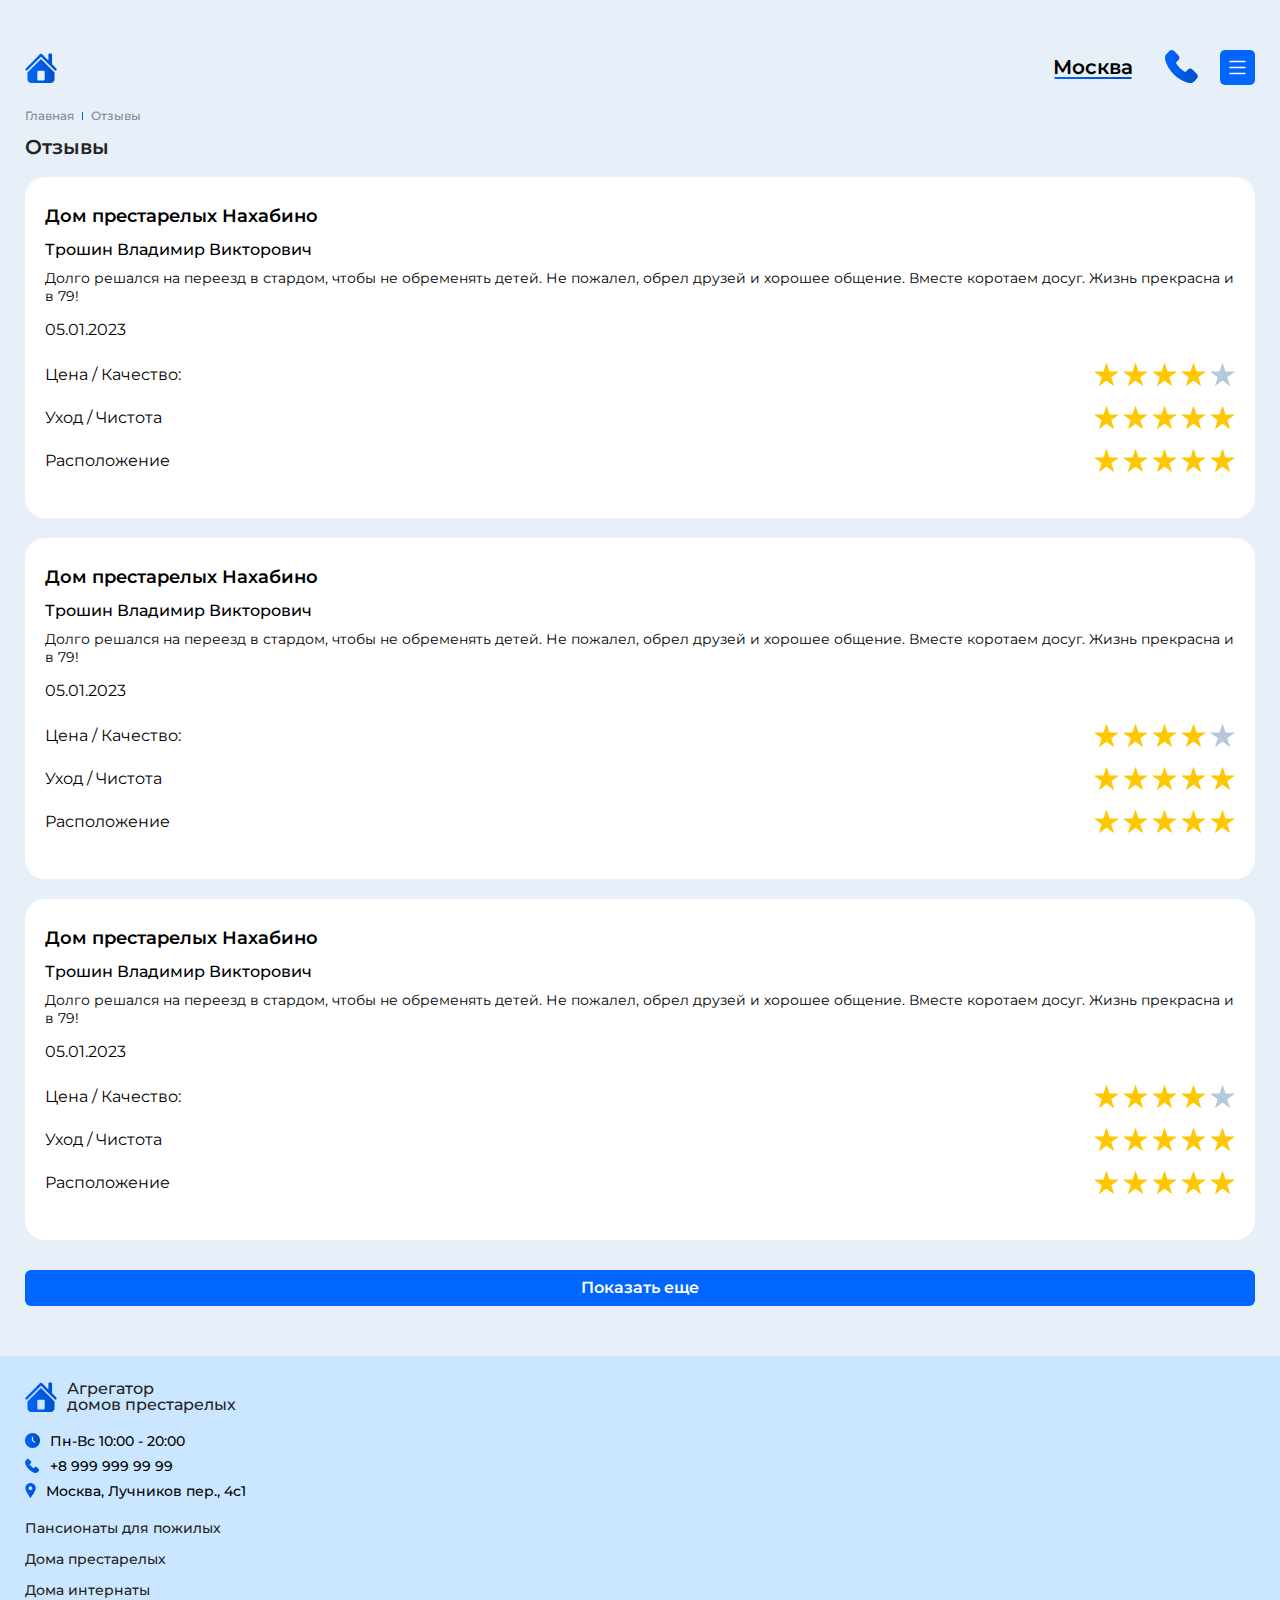
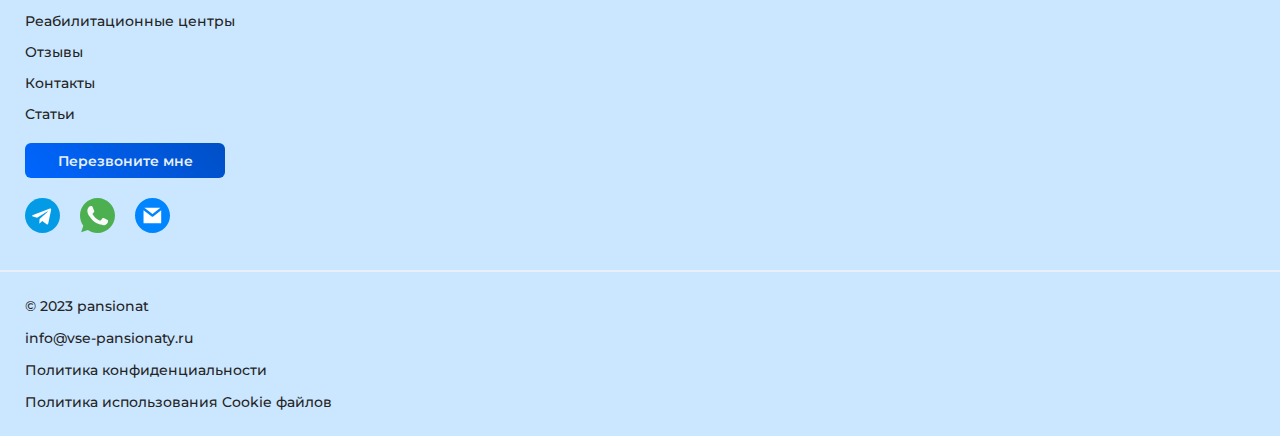
<file: Agregator Domov/feedback.html>
<!DOCTYPE html>
<html lang="ru">
<head>
    <meta charset="UTF-8">
    <meta name="viewport" content="width=device-width, initial-scale=1.0">
    <title>Отзывы</title>
    <link rel="stylesheet" href="./css/reset.css">
    <link rel="stylesheet" href="./css/feedback.css">
    <link rel="stylesheet" href="https://cdn.jsdelivr.net/npm/swiper@10/swiper-bundle.min.css">
    <link rel="preconnect" href="https://fonts.googleapis.com">
    <link rel="preconnect" href="https://fonts.gstatic.com" crossorigin>
    <link href="https://fonts.googleapis.com/css2?family=Inter:wght@600&family=Montserrat:wght@400;500;600;700&display=swap" rel="stylesheet">
</head>
<body>
    <header class="header">
        <div class="container">
            <nav class="nav-top">
                <a class="home" href="#">
                    <img src="./images/header/header-icon1.svg" alt="icon">
                    <span class="home__text">Агрегатор<br> домов престарелых</span>
                </a>
                <ul class="nav-top__list">
                    <li class="nav-top__item country">
                        <span class="nav-top__item-text">Ваш город</span>
                        <button class="nav-top__btn">
                            Москва
                        </button>
                    </li>
                    <li class="nav-top__item nav-top__item-map">
                        <a class="nav-top__link" href="#">
                            <img src="./images/header/header-icon2.svg" alt="icon">
                            Пансионаты на карте
                        </a>
                    </li>
                    <li class="nav-top__item tel-item">
                        <img src="./images/header/header-icon3.svg" alt="icon">
                        +8 999 99 99
                    </li>
                    <li class="nav-top__item tel-btn">
                        <a class="tel" href="tel:89999999">Перезвоните мне</a>
                    </li>
                    <li class="nav-top__item tel-mobile">
                        <a href="tel:89999999">
                            <img src="./images/header/tel-icon-mobile.svg" alt="icon">
                        </a>
                    </li>
                    <li class="nav-top__item burger">
                        <button class="burger-btn">
                            <img class="burger-btn__icon" src="./images/header/burger-icon.svg" alt="icon">
                            <img class="burger-btn__close-icon hide" src="./images/header/burger-close-icon.svg"
                                alt="icon">
                        </button>
                    </li>
                </ul>
            </nav>
            <nav class="nav-middle">
                <div class="nav-middle__top">
                    <span class="nav-middle__text">Ваш город</span>
                    <button class="nav-middle__btn">
                        Москва
                    </button>
                </div>
                <ul class="nav-middle__list">
                    <li class="nav-middle__item">
                        <a class="nav-middle__link" href="#">
                            Пансионаты для пожилых
                        </a>
                        <img class="nav-middle__icon" src="./images/header/link-icon-mobile.svg" alt="icon">
                    </li>
                    <li class="nav-middle__item">
                        <a class="nav-middle__link" href="#">
                            Дома престарелых
                        </a>
                        <img class="nav-middle__icon" src="./images/header/link-icon-mobile.svg" alt="icon">
                    </li>
                    <li class="nav-middle__item">
                        <a class="nav-middle__link" href="#">
                            Дома интернаты
                        </a>
                        <img class="nav-middle__icon" src="./images/header/link-icon-mobile.svg" alt="icon">
                    </li>
                    <li class="nav-middle__item">
                        <a class="nav-middle__link" href="#">
                            Реабилитационные центры
                        </a>
                        <img class="nav-middle__icon" src="./images/header/link-icon-mobile.svg" alt="icon">
                    </li>
                    <li class="nav-middle__item">
                        <a class="nav-middle__link" href="#">
                            Отзывы
                        </a>
                        <img class="nav-middle__icon" src="./images/header/link-icon-mobile.svg" alt="icon">
                    </li>
                    <li class="nav-middle__item">
                        <a class="nav-middle__link" href="#">
                            Контакты
                        </a>
                        <img class="nav-middle__icon" src="./images/header/link-icon-mobile.svg" alt="icon">
                    </li>
                    <li class="nav-middle__item">
                        <a class="nav-middle__link" href="#">
                            Статьи
                        </a>
                        <img class="nav-middle__icon" src="./images/header/link-icon-mobile.svg" alt="icon">
                    </li>
                </ul>
                <a class="tel tel-btn-mobile" href="tel:+89999999">Перезвоните мне</a>
            </nav>
            <nav class="nav-bottom">
                <a class="nav-bottom__link" href="#">
                    Главная
                </a>
                <span class="nav-bottom__line"></span>
                <a class="nav-bottom__link" href="#">
                    Отзывы
                </a>
            </nav>
        </div>
    </header>

    <main class="main">
        <div class="container">
            <div class="feedback">
                <h1 class="feedback__title">Отзывы</h1>
                <ul class="feedback__items">
                    <li class="feedback__items-item feedback-item">
                        <div class="feedback-item__top">
                            <h2 class="feedback-item__title">Дом престарелых Нахабино</h2>
                            <span class="feedback-item__date">05.01.2023</span>
                        </div>
                        <ul class="feedback-item__middle">
                            <li class="feedback-item__inside">
                                Цена / Качество:
                                <span class="feedback-item__stars">
                                    <img class="rating-star" src="./images/pension/star-active.svg" alt="star">
                                    <img class="rating-star" src="./images/pension/star-active.svg" alt="star">
                                    <img class="rating-star" src="./images/pension/star-active.svg" alt="star">
                                    <img class="rating-star" src="./images/pension/star-active.svg" alt="star">
                                    <img class="rating-star" src="./images/pension/star-disabled.svg" alt="star">
                                </span>
                            </li>
                            <li class="feedback-item__inside">
                                Уход / Чистота
                                <span class="feedback-item__stars">
                                    <img class="rating-star" src="./images/pension/star-active.svg" alt="star">
                                    <img class="rating-star" src="./images/pension/star-active.svg" alt="star">
                                    <img class="rating-star" src="./images/pension/star-active.svg" alt="star">
                                    <img class="rating-star" src="./images/pension/star-active.svg" alt="star">
                                    <img class="rating-star" src="./images/pension/star-active.svg" alt="star">
                                </span>
                            </li>
                            <li class="feedback-item__inside">
                                Расположение
                                <span class="feedback-item__stars">
                                    <img class="rating-star" src="./images/pension/star-active.svg" alt="star">
                                    <img class="rating-star" src="./images/pension/star-active.svg" alt="star">
                                    <img class="rating-star" src="./images/pension/star-active.svg" alt="star">
                                    <img class="rating-star" src="./images/pension/star-active.svg" alt="star">
                                    <img class="rating-star" src="./images/pension/star-active.svg" alt="star">
                                </span>
                            </li>
                        </ul>
                        <p class="feedback-item__fullname">Трошин Владимир Викторович</p>
                        <p class="feedback-item__text">
                            Долго решался на переезд в стардом, чтобы не обременять детей. Не пожалел, обрел друзей и хорошее общение. Вместе коротаем досуг. Жизнь прекрасна и в 79!
                        </p>
                        <span class="feedback-item__date mobile-date">05.01.2023</span>
                    </li>
                    <li class="feedback__items-item feedback-item">
                        <div class="feedback-item__top">
                            <h2 class="feedback-item__title">Дом престарелых Нахабино</h2>
                            <span class="feedback-item__date">05.01.2023</span>
                        </div>
                        <ul class="feedback-item__middle">
                            <li class="feedback-item__inside">
                                Цена / Качество:
                                <span class="feedback-item__stars">
                                    <img class="rating-star" src="./images/pension/star-active.svg" alt="star">
                                    <img class="rating-star" src="./images/pension/star-active.svg" alt="star">
                                    <img class="rating-star" src="./images/pension/star-active.svg" alt="star">
                                    <img class="rating-star" src="./images/pension/star-active.svg" alt="star">
                                    <img class="rating-star" src="./images/pension/star-disabled.svg" alt="star">
                                </span>
                            </li>
                            <li class="feedback-item__inside">
                                Уход / Чистота
                                <span class="feedback-item__stars">
                                    <img class="rating-star" src="./images/pension/star-active.svg" alt="star">
                                    <img class="rating-star" src="./images/pension/star-active.svg" alt="star">
                                    <img class="rating-star" src="./images/pension/star-active.svg" alt="star">
                                    <img class="rating-star" src="./images/pension/star-active.svg" alt="star">
                                    <img class="rating-star" src="./images/pension/star-active.svg" alt="star">
                                </span>
                            </li>
                            <li class="feedback-item__inside">
                                Расположение
                                <span class="feedback-item__stars">
                                    <img class="rating-star" src="./images/pension/star-active.svg" alt="star">
                                    <img class="rating-star" src="./images/pension/star-active.svg" alt="star">
                                    <img class="rating-star" src="./images/pension/star-active.svg" alt="star">
                                    <img class="rating-star" src="./images/pension/star-active.svg" alt="star">
                                    <img class="rating-star" src="./images/pension/star-active.svg" alt="star">
                                </span>
                            </li>
                        </ul>
                        <p class="feedback-item__fullname">Трошин Владимир Викторович</p>
                        <p class="feedback-item__text">
                            Долго решался на переезд в стардом, чтобы не обременять детей. Не пожалел, обрел друзей и хорошее общение. Вместе коротаем досуг. Жизнь прекрасна и в 79!
                        </p>
                        <span class="feedback-item__date mobile-date">05.01.2023</span>
                    </li>
                    <li class="feedback__items-item feedback-item">
                        <div class="feedback-item__top">
                            <h2 class="feedback-item__title">Дом престарелых Нахабино</h2>
                            <span class="feedback-item__date">05.01.2023</span>
                        </div>
                        <ul class="feedback-item__middle">
                            <li class="feedback-item__inside">
                                Цена / Качество:
                                <span class="feedback-item__stars">
                                    <img class="rating-star" src="./images/pension/star-active.svg" alt="star">
                                    <img class="rating-star" src="./images/pension/star-active.svg" alt="star">
                                    <img class="rating-star" src="./images/pension/star-active.svg" alt="star">
                                    <img class="rating-star" src="./images/pension/star-active.svg" alt="star">
                                    <img class="rating-star" src="./images/pension/star-disabled.svg" alt="star">
                                </span>
                            </li>
                            <li class="feedback-item__inside">
                                Уход / Чистота
                                <span class="feedback-item__stars">
                                    <img class="rating-star" src="./images/pension/star-active.svg" alt="star">
                                    <img class="rating-star" src="./images/pension/star-active.svg" alt="star">
                                    <img class="rating-star" src="./images/pension/star-active.svg" alt="star">
                                    <img class="rating-star" src="./images/pension/star-active.svg" alt="star">
                                    <img class="rating-star" src="./images/pension/star-active.svg" alt="star">
                                </span>
                            </li>
                            <li class="feedback-item__inside">
                                Расположение
                                <span class="feedback-item__stars">
                                    <img class="rating-star" src="./images/pension/star-active.svg" alt="star">
                                    <img class="rating-star" src="./images/pension/star-active.svg" alt="star">
                                    <img class="rating-star" src="./images/pension/star-active.svg" alt="star">
                                    <img class="rating-star" src="./images/pension/star-active.svg" alt="star">
                                    <img class="rating-star" src="./images/pension/star-active.svg" alt="star">
                                </span>
                            </li>
                        </ul>
                        <p class="feedback-item__fullname">Трошин Владимир Викторович</p>
                        <p class="feedback-item__text">
                            Долго решался на переезд в стардом, чтобы не обременять детей. Не пожалел, обрел друзей и хорошее общение. Вместе коротаем досуг. Жизнь прекрасна и в 79!
                        </p>
                        <span class="feedback-item__date mobile-date">05.01.2023</span>
                    </li>
                </ul>
                <button class="feedback__btn feedback-show">Показать еще</button>
            </div>
        </div>
    </main>

    <footer class="footer">
        <div class="footer-top">
            <div class="container">
                <div class="footer-top__items">
                    <ul class="footer-top__start">
                        <li class="footer-top__item">
                            <a class="footer__link" href="#">
                                <img src="./images/header/header-icon1.svg" alt="icon">
                                Агрегатор<br> домов престарелых
                            </a>
                        </li>
                        <li class="footer-top__item">
                            <ul class="footer-top__info">
                                <li class="footer-top__item">
                                    <img src="./images/home/footer-icon1.svg" alt="icon">
                                    Пн-Вс 10:00 - 20:00
                                </li>
                                <li class="footer-top__item">
                                    <img src="./images/header/header-icon3.svg" alt="icon">
                                    +8 999 999 99 99
                                </li>
                                <li class="footer-top__item">
                                    <img src="./images/header/header-icon2.svg" alt="icon">
                                    Москва, Лучников пер., 4с1
                                </li>
                            </ul>
                        </li>
                    </ul>
                    <nav class="footer-top__links">
                        <ul class="footer-links">
                            <li class="footer-links__item">
                                <a class="footer-links__link" href="#">Пансионаты для пожилых</a>
                            </li>
                            <li class="footer-links__item">
                                <a class="footer-links__link" href="#">Дома престарелых</a>
                            </li>
                            <li class="footer-links__item">
                                <a class="footer-links__link" href="#">Дома интернаты</a>
                            </li>
                            <li class="footer-links__item">
                                <a class="footer-links__link" href="#">Реабилитационные центры</a>
                            </li>
                        </ul>
                        <ul class="footer-links">
                            <li class="footer-links__item">
                                <a class="footer-links__link" href="#">Отзывы</a>
                            </li>
                            <li class="footer-links__item">
                                <a class="footer-links__link" href="#">Контакты</a>
                            </li>
                            <li class="footer-links__item">
                                <a class="footer-links__link" href="#">Статьи</a>
                            </li>
                        </ul>
                        <ul class="footer-links footer-links-right">
                            <li class="footer-links__item">
                                <a class="tel tel-footer" href="tel:89999999">Перезвоните мне</a>
                            </li>
                            <li class="footer-links__item">
                                <ul class="social">
                                    <li class="social__item">
                                        <a class="social__link" href="#">
                                            <img src="./images/social/social-icon1.svg" alt="icon">
                                        </a>
                                    </li>
                                    <li class="social__item">
                                        <a class="social__link" href="#">
                                            <img src="./images/social/social-icon2.svg" alt="icon">
                                        </a>
                                    </li>
                                    <li class="social__item">
                                        <a class="social__link" href="#">
                                            <img src="./images/social/social-icon3.svg" alt="icon">
                                        </a>
                                    </li>
                                </ul>
                            </li>
                        </ul>
                    </nav>
                </div>
            </div>
        </div>
        <div class="footer-bottom">
            <div class="container">
                <div class="footer-bottom__items">
                    <p class="footer-bottom__copy">© 2023 pansionat</p>
                    <nav class="footer-bottom__links">
                        <ul class="footer-bottom__list">
                            <li class="footer-bottom__item">
                                <a href="mailto:info@vse-pansionaty.ru"
                                    class="footer-bottom__link">info@vse-pansionaty.ru</a>
                            </li>
                            <li class="footer-bottom__item">
                                <a href="#" class="footer-bottom__link">Политика конфиденциальности</a>
                            </li>
                            <li class="footer-bottom__item">
                                <a href="#" class="footer-bottom__link">Политика использования Cookie файлов</a>
                            </li>
                        </ul>
                    </nav>
                </div>
            </div>
        </div>
    </footer>
    <script src="./js/feedback.js"></script>
</body>
</html>
</file>
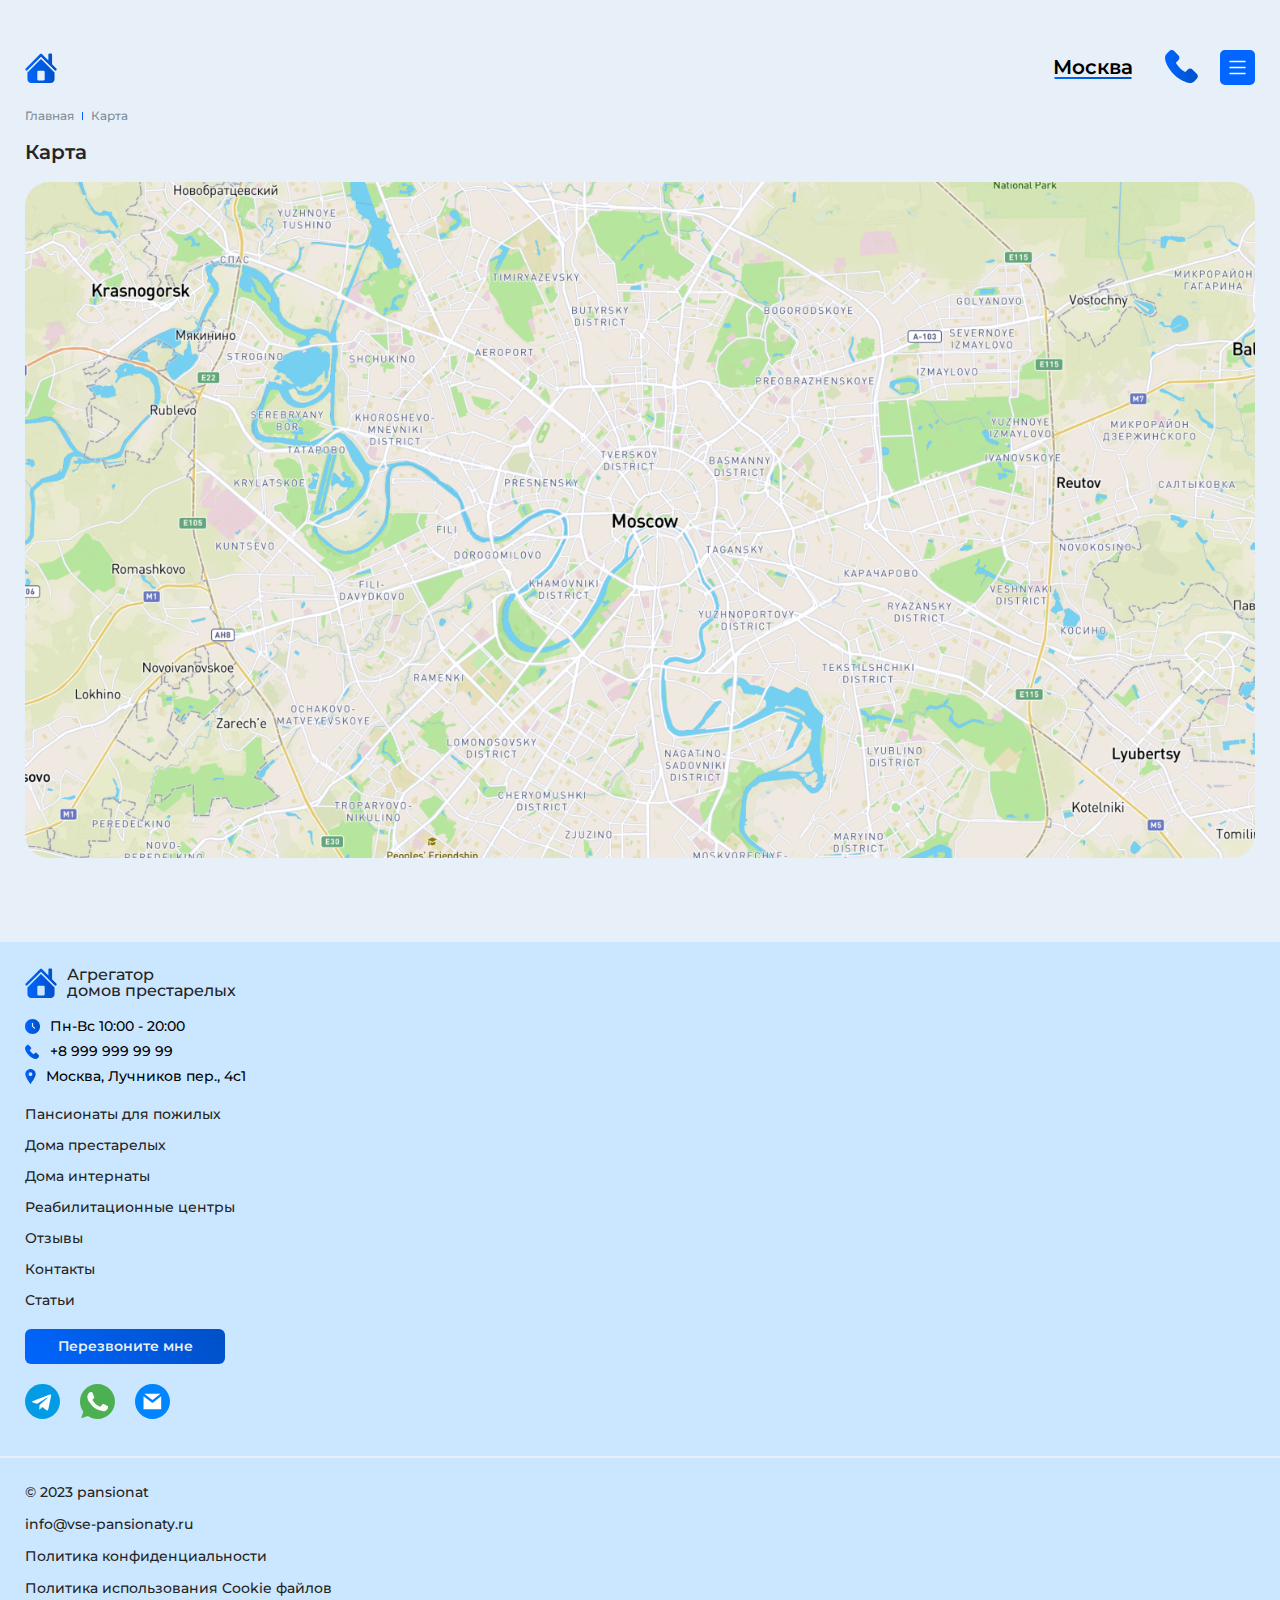
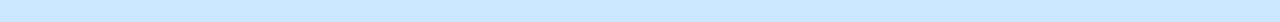
<file: Agregator Domov/map.html>
<!DOCTYPE html>
<html lang="ru">
<head>
    <meta charset="UTF-8">
    <meta name="viewport" content="width=device-width, initial-scale=1.0">
    <title>Карта</title>
    <link rel="stylesheet" href="./css/reset.css">
    <link rel="stylesheet" href="./css/map.css">
    <link rel="stylesheet" href="https://cdn.jsdelivr.net/npm/swiper@10/swiper-bundle.min.css">
    <link rel="preconnect" href="https://fonts.googleapis.com">
    <link rel="preconnect" href="https://fonts.gstatic.com" crossorigin>
    <link href="https://fonts.googleapis.com/css2?family=Inter:wght@600&family=Montserrat:wght@400;500;600;700&display=swap" rel="stylesheet">
</head>
<body>
    <header class="header">
        <div class="container">
            <nav class="nav-top">
                <a class="home" href="#">
                    <img src="./images/header/header-icon1.svg" alt="icon">
                    <span class="home__text">Агрегатор<br> домов престарелых</span>
                </a>
                <ul class="nav-top__list">
                    <li class="nav-top__item country">
                        <span class="nav-top__item-text">Ваш город</span>
                        <button class="nav-top__btn">
                            Москва
                        </button>
                    </li>
                    <li class="nav-top__item nav-top__item-map">
                        <a class="nav-top__link" href="#">
                            <img src="./images/header/header-icon2.svg" alt="icon">
                            Пансионаты на карте
                        </a>
                    </li>
                    <li class="nav-top__item tel-item">
                        <img src="./images/header/header-icon3.svg" alt="icon">
                        +8 999 99 99
                    </li>
                    <li class="nav-top__item tel-btn">
                        <a class="tel" href="tel:89999999">Перезвоните мне</a>
                    </li>
                    <li class="nav-top__item tel-mobile">
                        <a href="tel:89999999">
                            <img src="./images/header/tel-icon-mobile.svg" alt="icon">
                        </a>
                    </li>
                    <li class="nav-top__item burger">
                        <button class="burger-btn">
                            <img class="burger-btn__icon" src="./images/header/burger-icon.svg" alt="icon">
                            <img class="burger-btn__close-icon hide" src="./images/header/burger-close-icon.svg"
                                alt="icon">
                        </button>
                    </li>
                </ul>
            </nav>
            <nav class="nav-middle">
                <div class="nav-middle__top">
                    <span class="nav-middle__text">Ваш город</span>
                    <button class="nav-middle__btn">
                        Москва
                    </button>
                </div>
                <ul class="nav-middle__list">
                    <li class="nav-middle__item">
                        <a class="nav-middle__link" href="#">
                            Пансионаты для пожилых
                        </a>
                        <img class="nav-middle__icon" src="./images/header/link-icon-mobile.svg" alt="icon">
                    </li>
                    <li class="nav-middle__item">
                        <a class="nav-middle__link" href="#">
                            Дома престарелых
                        </a>
                        <img class="nav-middle__icon" src="./images/header/link-icon-mobile.svg" alt="icon">
                    </li>
                    <li class="nav-middle__item">
                        <a class="nav-middle__link" href="#">
                            Дома интернаты
                        </a>
                        <img class="nav-middle__icon" src="./images/header/link-icon-mobile.svg" alt="icon">
                    </li>
                    <li class="nav-middle__item">
                        <a class="nav-middle__link" href="#">
                            Реабилитационные центры
                        </a>
                        <img class="nav-middle__icon" src="./images/header/link-icon-mobile.svg" alt="icon">
                    </li>
                    <li class="nav-middle__item">
                        <a class="nav-middle__link" href="#">
                            Отзывы
                        </a>
                        <img class="nav-middle__icon" src="./images/header/link-icon-mobile.svg" alt="icon">
                    </li>
                    <li class="nav-middle__item">
                        <a class="nav-middle__link" href="#">
                            Контакты
                        </a>
                        <img class="nav-middle__icon" src="./images/header/link-icon-mobile.svg" alt="icon">
                    </li>
                    <li class="nav-middle__item">
                        <a class="nav-middle__link" href="#">
                            Статьи
                        </a>
                        <img class="nav-middle__icon" src="./images/header/link-icon-mobile.svg" alt="icon">
                    </li>
                </ul>
                <a class="tel tel-btn-mobile" href="tel:+89999999">Перезвоните мне</a>
            </nav>
            <nav class="nav-bottom">
                <a class="nav-bottom__link" href="#">
                    Главная
                </a>
                <span class="nav-bottom__line"></span>
                <a class="nav-bottom__link" href="#">
                    Карта
                </a>
            </nav>
        </div>
    </header>

    <main class="main">
        <div class="container">
            <div class="map">
                <h2 class="title">Карта</h2>
                <img src="./images/home/map.png" alt="map">
            </div>
        </div>
    </main>

    <footer class="footer">
        <div class="footer-top">
            <div class="container">
                <div class="footer-top__items">
                    <ul class="footer-top__start">
                        <li class="footer-top__item">
                            <a class="footer__link" href="#">
                                <img src="./images/header/header-icon1.svg" alt="icon">
                                Агрегатор<br> домов престарелых
                            </a>
                        </li>
                        <li class="footer-top__item">
                            <ul class="footer-top__info">
                                <li class="footer-top__item">
                                    <img src="./images/home/footer-icon1.svg" alt="icon">
                                    Пн-Вс 10:00 - 20:00
                                </li>
                                <li class="footer-top__item">
                                    <img src="./images/header/header-icon3.svg" alt="icon">
                                    +8 999 999 99 99
                                </li>
                                <li class="footer-top__item">
                                    <img src="./images/header/header-icon2.svg" alt="icon">
                                    Москва, Лучников пер., 4с1
                                </li>
                            </ul>
                        </li>
                    </ul>
                    <nav class="footer-top__links">
                        <ul class="footer-links">
                            <li class="footer-links__item">
                                <a class="footer-links__link" href="#">Пансионаты для пожилых</a>
                            </li>
                            <li class="footer-links__item">
                                <a class="footer-links__link" href="#">Дома престарелых</a>
                            </li>
                            <li class="footer-links__item">
                                <a class="footer-links__link" href="#">Дома интернаты</a>
                            </li>
                            <li class="footer-links__item">
                                <a class="footer-links__link" href="#">Реабилитационные центры</a>
                            </li>
                        </ul>
                        <ul class="footer-links">
                            <li class="footer-links__item">
                                <a class="footer-links__link" href="#">Отзывы</a>
                            </li>
                            <li class="footer-links__item">
                                <a class="footer-links__link" href="#">Контакты</a>
                            </li>
                            <li class="footer-links__item">
                                <a class="footer-links__link" href="#">Статьи</a>
                            </li>
                        </ul>
                        <ul class="footer-links footer-links-right">
                            <li class="footer-links__item">
                                <a class="tel tel-footer" href="tel:89999999">Перезвоните мне</a>
                            </li>
                            <li class="footer-links__item">
                                <ul class="social">
                                    <li class="social__item">
                                        <a class="social__link" href="#">
                                            <img src="./images/social/social-icon1.svg" alt="icon">
                                        </a>
                                    </li>
                                    <li class="social__item">
                                        <a class="social__link" href="#">
                                            <img src="./images/social/social-icon2.svg" alt="icon">
                                        </a>
                                    </li>
                                    <li class="social__item">
                                        <a class="social__link" href="#">
                                            <img src="./images/social/social-icon3.svg" alt="icon">
                                        </a>
                                    </li>
                                </ul>
                            </li>
                        </ul>
                    </nav>
                </div>
            </div>
        </div>
        <div class="footer-bottom">
            <div class="container">
                <div class="footer-bottom__items">
                    <p class="footer-bottom__copy">© 2023 pansionat</p>
                    <nav class="footer-bottom__links">
                        <ul class="footer-bottom__list">
                            <li class="footer-bottom__item">
                                <a href="mailto:info@vse-pansionaty.ru"
                                    class="footer-bottom__link">info@vse-pansionaty.ru</a>
                            </li>
                            <li class="footer-bottom__item">
                                <a href="#" class="footer-bottom__link">Политика конфиденциальности</a>
                            </li>
                            <li class="footer-bottom__item">
                                <a href="#" class="footer-bottom__link">Политика использования Cookie файлов</a>
                            </li>
                        </ul>
                    </nav>
                </div>
            </div>
        </div>
    </footer>
    <script src="./js/map.js"></script>
</body>
</html>
</file>
<file: Agregator Domov/css/article-page.css>
.header{padding-top:30px}@media(max-width: 1280px){.header{padding-top:50px}}.nav-top{display:flex;justify-content:space-between;align-items:center;margin-bottom:27px}@media(max-width: 1280px){.nav-top{position:relative;z-index:2;margin-bottom:25px}}.nav-top__list{display:flex;align-items:center;column-gap:50px}@media(max-width: 1280px){.nav-top__list{column-gap:unset}}.nav-top__link{display:flex;align-items:center;column-gap:10px;color:#000;transition:.3s ease-out}.nav-top__link:hover{color:#06f}.nav-top__item{font-size:18px;font-weight:500}@media(max-width: 1280px){.nav-top__item-text{display:none}}@media(max-width: 1280px){.nav-top__item-map{display:none}}.nav-top__btn{position:relative;font-size:18px;font-weight:600;line-height:100.9%;transition:.3s ease-out}.nav-top__btn::after{position:absolute;content:"";width:calc(100% - 3px);height:2px;background:linear-gradient(51deg, #06F 0%, #004FC6 100%);left:50%;transform:translateX(-50%);bottom:-2px}.nav-top__btn:hover{color:#06f}@media(max-width: 1280px){.nav-top__btn{margin-right:32px;font-size:20px}}.tel-item{display:flex;column-gap:10px;color:#242424}@media(max-width: 1280px){.tel-item{display:none;margin-right:30px}}.tel{position:relative;display:flex;align-items:center;padding:0 34px;min-height:45px;background:linear-gradient(51deg, #06F 0%, #004FC6 100%);color:#e7f0f8;border-radius:10px;font-size:18px;font-weight:600;z-index:1}.tel::after{position:absolute;content:"";left:0;right:0;top:0;bottom:0;background-color:#0999ff;border-radius:inherit;z-index:-1;opacity:0;transition:.3s ease-out}.tel:hover::after{opacity:unset}@media(max-width: 1280px){.tel-btn{display:none}}.home{display:flex;align-items:center;color:#242424;line-height:100.9%;column-gap:10px;font-size:16px;font-weight:500;transition:.3s ease-out}@media(max-width: 1280px){.home__text{display:none}}.home:hover{color:#06f}.nav-middle{padding:26px 30px;background:linear-gradient(51deg, #06F 0%, #004FC6 100%);border-radius:12px;margin-bottom:30px}@media(max-width: 1317px){.nav-middle{padding:26px 15px}}@media(max-width: 1280px){.nav-middle{position:fixed;left:0;right:0;top:109px;bottom:0;background:#e7f0f8;overflow-y:auto;padding:0 25px 50px 25px;margin-bottom:unset;transform:translateX(100%);transition:.3s ease-out;z-index:2;border-radius:unset}.nav-middle--show{transform:translateX(0)}}.nav-middle__top{display:none;align-items:center;column-gap:15px;margin-bottom:37px}@media(max-width: 1280px){.nav-middle__top{display:flex}}.nav-middle__text{font-size:20px;font-weight:500;line-height:100.9%;color:#242424}.nav-middle__btn{position:relative;font-size:20px;font-weight:500;line-height:100.9%}.nav-middle__btn::after{position:absolute;content:"";width:calc(100% - 3px);height:2px;background:linear-gradient(51deg, #06F 0%, #004FC6 100%);left:50%;transform:translateX(-50%);bottom:-2px}.nav-middle__list{display:flex;justify-content:space-between;align-items:center}@media(max-width: 1280px){.nav-middle__list{flex-direction:column;align-items:unset;row-gap:40px;margin-bottom:176px}}@media(max-width: 1280px){.nav-middle__item{display:flex;justify-content:space-between;column-gap:15px}}.nav-middle__icon{display:none}@media(max-width: 1280px){.nav-middle__icon{display:unset}}.nav-middle__link{font-size:18px;font-weight:600;line-height:100.9%;color:#e7f0f8;transition:.5s ease-out}.nav-middle__link:hover{color:aqua;transition:.5s ease-out}@media(max-width: 1280px){.nav-middle__link{font-weight:500;color:#242424;width:100%}.nav-middle__link:hover{color:#06f;transition:.5s ease-out}}.nav-middle__text{font-size:20px}.nav-bottom{display:flex;align-items:center;flex-wrap:wrap;gap:8px;margin-bottom:30px}@media(max-width: 1280px){.nav-bottom{margin-bottom:20px}}.nav-bottom__link{font-size:18px;line-height:100.9%;font-weight:500;color:#7f8c98;transition:.3s ease-out}.nav-bottom__link:hover{color:#242424;transition:.3s ease-out}@media(max-width: 1280px){.nav-bottom__link{font-size:12px}}.nav-bottom__line{width:1px;height:13px;background-color:#06f}@media(max-width: 1280px){.nav-bottom__line{height:8px}}.tel-mobile{display:none;width:35px;height:35px;margin-right:20px}@media(max-width: 1280px){.tel-mobile{display:unset}}.burger{display:none}@media(max-width: 1280px){.burger{display:unset}}.burger-btn{width:35px;height:35px;background-color:#06f;padding:4px;font-size:0;border-radius:5px}@media(max-width: 1280px){.burger-btn{display:flex;justify-content:center;align-items:center}}.tel-btn-mobile{display:none;justify-content:center;align-items:center;font-size:16px}@media(max-width: 1280px){.tel-btn-mobile{display:flex}}.show{display:unset}.hide{display:none}.article{margin-bottom:80px}@media(max-width: 1280px){.article{margin-bottom:50px}}.article__img{width:100%;border-radius:15px}@media(max-width: 1280px){.article__img{margin-bottom:25px;border-radius:10px}}.article-top{display:flex;column-gap:54px;margin-bottom:40px}@media(max-width: 1280px){.article-top{display:block;margin-bottom:20px}}.article-left__title{max-width:754px;font-size:32px;font-weight:600;line-height:100.9%;color:#242424;margin-bottom:36px}@media(max-width: 1280px){.article-left__title{display:none}}.article-left__text{font-size:20px;line-height:135%;font-weight:500}@media(max-width: 1280px){.article-left__text{font-size:14px}}.article-middle{margin-bottom:25px}@media(max-width: 1280px){.article-middle{margin-bottom:20px}}.article-middle__title{font-size:28px;font-weight:600;line-height:135%;margin-bottom:15px}@media(max-width: 1280px){.article-middle__title{font-size:18px;margin-bottom:10px}}.article-middle__text{font-size:20px;font-weight:500;line-height:135%}@media(max-width: 1280px){.article-middle__text{font-size:14px}}.risk-factors__title{font-size:28px;font-weight:600;line-height:135%;margin-bottom:15px}@media(max-width: 1280px){.risk-factors__title{font-size:18px;margin-bottom:10px}}.risk-factors__text{font-size:20px;font-weight:500;line-height:135%}@media(max-width: 1280px){.risk-factors__text{font-size:14px}}.factors{display:flex;flex-direction:column;margin-bottom:19px}@media(max-width: 1280px){.factors{margin-bottom:15px}}.factors__item{position:relative;font-size:20px;font-weight:500;line-height:135%;padding-left:30px}@media(max-width: 1280px){.factors__item{font-size:14px}}.factors__item::before{position:absolute;left:9px;top:50%;transform:translateY(-30%);content:"";width:4px;height:4px;background-color:#000;border-radius:50%}.article-mobile-title{display:none;font-size:20px;font-weight:600;line-height:100.9%;color:#242424;margin-bottom:20px}@media(max-width: 1280px){.article-mobile-title{display:block}}.title-br{display:none}@media(max-width: 707px){.title-br{display:unset}}.footer__link{display:flex;align-items:center;font-weight:500;line-height:100.9%;column-gap:10px;color:#242424;font-size:16px;transition:.3s ease-out}.footer__link:hover{color:#06f;transition:.3s ease-out}.footer-top{background-color:#cbe6ff}.footer-top__items{display:flex;justify-content:space-between;align-items:flex-end;padding:52px 0 48px 0;margin-bottom:2px}@media(max-width: 1280px){.footer-top__items{flex-direction:column;row-gap:20px;align-items:unset;padding:25px 0 25px 0}}.footer-top__start{display:flex;flex-direction:column;row-gap:30px}@media(max-width: 1280px){.footer-top__start{row-gap:20px}}.footer-top__item{display:flex;align-items:center;column-gap:10px;font-size:22px;font-weight:500;line-height:100.9%}@media(max-width: 1280px){.footer-top__item{font-size:14px}}.footer-top__links{display:flex;justify-content:space-between;column-gap:169px}@media(max-width: 1440px){.footer-top__links{column-gap:130px}}@media(max-width: 1317px){.footer-top__links{column-gap:100px}}@media(max-width: 1280px){.footer-top__links{display:block}}.footer-top__info{display:flex;flex-direction:column;row-gap:30px}@media(max-width: 1280px){.footer-top__info{row-gap:10px}}.footer-links{display:flex;flex-direction:column;row-gap:14px}@media(max-width: 1280px){.footer-links{row-gap:12px}}.footer-links__link{font-size:22px;font-weight:500;line-height:100.9%;color:#242424;transition:.3s ease-out}.footer-links__link:hover{color:#06f;transition:.3s ease-out}@media(max-width: 1280px){.footer-links__link{font-size:14px}}@media(max-width: 1280px){.footer-links{margin-bottom:12px}.footer-links:nth-child(2){margin-bottom:20px}}.footer-links-right{display:flex;row-gap:45px}@media(max-width: 1280px){.footer-links-right{row-gap:20px}}.social{display:flex;justify-content:flex-end;column-gap:20px}@media(max-width: 1280px){.social{justify-content:unset}}.social__item{width:35px;height:35px;font-size:0}.social__link{display:block;transition:.3s ease-out}.social__link:hover{transform:scale(1.2);transition:.3s ease-out}.footer-bottom{padding:18px 0 22px 0;background-color:#cbe6ff}@media(max-width: 1280px){.footer-bottom{padding:25px 0}}.footer-bottom__items{display:flex;align-items:center;justify-content:space-between}@media(max-width: 1280px){.footer-bottom__items{flex-direction:column;align-items:unset;row-gap:13px}}.footer-bottom__list{display:flex;justify-content:space-between;column-gap:98px}@media(max-width: 1280px){.footer-bottom__list{flex-direction:column;row-gap:13px}}.footer-bottom__copy{font-weight:500;color:#242424}@media(max-width: 1280px){.footer-bottom__copy{font-size:14px}}.footer-bottom__link{font-weight:500;color:#242424;transition:.3s ease-out}.footer-bottom__link:hover{color:#06f;transition:.3s ease-out}@media(max-width: 1280px){.footer-bottom__link{font-size:14px}}@media(max-width: 1280px){.tel-footer{max-width:200px;font-size:14px;padding:0 10px;justify-content:center;min-height:35px;border-radius:6px}}/*# sourceMappingURL=article-page.css.map */
</file>
<file: Agregator Domov/css/articles.css>
.header{padding-top:30px}@media(max-width: 1280px){.header{padding-top:50px}}.nav-top{display:flex;justify-content:space-between;align-items:center;margin-bottom:27px}@media(max-width: 1280px){.nav-top{position:relative;z-index:2;margin-bottom:25px}}.nav-top__list{display:flex;align-items:center;column-gap:50px}@media(max-width: 1280px){.nav-top__list{column-gap:unset}}.nav-top__link{display:flex;align-items:center;column-gap:10px;color:#000;transition:.3s ease-out}.nav-top__link:hover{color:#06f}.nav-top__item{font-size:18px;font-weight:500}@media(max-width: 1280px){.nav-top__item-text{display:none}}@media(max-width: 1280px){.nav-top__item-map{display:none}}.nav-top__btn{position:relative;font-size:18px;font-weight:600;line-height:100.9%;transition:.3s ease-out}.nav-top__btn::after{position:absolute;content:"";width:calc(100% - 3px);height:2px;background:linear-gradient(51deg, #06F 0%, #004FC6 100%);left:50%;transform:translateX(-50%);bottom:-2px}.nav-top__btn:hover{color:#06f}@media(max-width: 1280px){.nav-top__btn{margin-right:32px;font-size:20px}}.tel-item{display:flex;column-gap:10px;color:#242424}@media(max-width: 1280px){.tel-item{display:none;margin-right:30px}}.tel{position:relative;display:flex;align-items:center;padding:0 34px;min-height:45px;background:linear-gradient(51deg, #06F 0%, #004FC6 100%);color:#e7f0f8;border-radius:10px;font-size:18px;font-weight:600;z-index:1}.tel::after{position:absolute;content:"";left:0;right:0;top:0;bottom:0;background-color:#0999ff;border-radius:inherit;z-index:-1;opacity:0;transition:.3s ease-out}.tel:hover::after{opacity:unset}@media(max-width: 1280px){.tel-btn{display:none}}.home{display:flex;align-items:center;color:#242424;line-height:100.9%;column-gap:10px;font-size:16px;font-weight:500;transition:.3s ease-out}@media(max-width: 1280px){.home__text{display:none}}.home:hover{color:#06f}.nav-middle{padding:26px 30px;background:linear-gradient(51deg, #06F 0%, #004FC6 100%);border-radius:12px;margin-bottom:30px}@media(max-width: 1317px){.nav-middle{padding:26px 15px}}@media(max-width: 1280px){.nav-middle{position:fixed;left:0;right:0;top:109px;bottom:0;background:#e7f0f8;overflow-y:auto;padding:0 25px 50px 25px;margin-bottom:unset;transform:translateX(100%);transition:.3s ease-out;z-index:2;border-radius:unset}.nav-middle--show{transform:translateX(0)}}.nav-middle__top{display:none;align-items:center;column-gap:15px;margin-bottom:37px}@media(max-width: 1280px){.nav-middle__top{display:flex}}.nav-middle__text{font-size:20px;font-weight:500;line-height:100.9%;color:#242424}.nav-middle__btn{position:relative;font-size:20px;font-weight:500;line-height:100.9%}.nav-middle__btn::after{position:absolute;content:"";width:calc(100% - 3px);height:2px;background:linear-gradient(51deg, #06F 0%, #004FC6 100%);left:50%;transform:translateX(-50%);bottom:-2px}.nav-middle__list{display:flex;justify-content:space-between;align-items:center}@media(max-width: 1280px){.nav-middle__list{flex-direction:column;align-items:unset;row-gap:40px;margin-bottom:176px}}@media(max-width: 1280px){.nav-middle__item{display:flex;justify-content:space-between;column-gap:15px}}.nav-middle__icon{display:none}@media(max-width: 1280px){.nav-middle__icon{display:unset}}.nav-middle__link{font-size:18px;font-weight:600;line-height:100.9%;color:#e7f0f8;transition:.5s ease-out}.nav-middle__link:hover{color:aqua;transition:.5s ease-out}@media(max-width: 1280px){.nav-middle__link{font-weight:500;color:#242424;width:100%}.nav-middle__link:hover{color:#06f;transition:.5s ease-out}}.nav-middle__text{font-size:20px}.nav-bottom{display:flex;align-items:center;flex-wrap:wrap;gap:8px;margin-bottom:30px}@media(max-width: 1280px){.nav-bottom{margin-bottom:20px}}.nav-bottom__link{font-size:18px;line-height:100.9%;font-weight:500;color:#7f8c98;transition:.3s ease-out}.nav-bottom__link:hover{color:#242424;transition:.3s ease-out}@media(max-width: 1280px){.nav-bottom__link{font-size:12px}}.nav-bottom__line{width:1px;height:13px;background-color:#06f}@media(max-width: 1280px){.nav-bottom__line{height:8px}}.tel-mobile{display:none;width:35px;height:35px;margin-right:20px}@media(max-width: 1280px){.tel-mobile{display:unset}}.burger{display:none}@media(max-width: 1280px){.burger{display:unset}}.burger-btn{width:35px;height:35px;background-color:#06f;padding:4px;font-size:0;border-radius:5px}@media(max-width: 1280px){.burger-btn{display:flex;justify-content:center;align-items:center}}.tel-btn-mobile{display:none;justify-content:center;align-items:center;font-size:16px}@media(max-width: 1280px){.tel-btn-mobile{display:flex}}.show{display:unset}.hide{display:none}.articles{margin-bottom:80px}@media(max-width: 1280px){.articles{margin-bottom:50px}}.articles__title{font-size:32px;font-weight:600;line-height:100.9%;color:#242424;margin-bottom:30px}@media(max-width: 1280px){.articles__title{font-size:20px;margin-bottom:20px}}.article-items{display:grid;grid-template-columns:repeat(4, 1fr);gap:30px 60px}@media(max-width: 1539px){.article-items{gap:30px 24px}}@media(max-width: 1431px){.article-items{grid-template-columns:repeat(3, 1fr)}}@media(max-width: 1280px){.article-items{row-gap:20px}}@media(max-width: 1093px){.article-items{grid-template-columns:repeat(2, 1fr)}}@media(max-width: 728px){.article-items{grid-template-columns:repeat(1, 1fr)}}.article{background-color:#fff;border-radius:15px;font-size:0;height:100%}.article__img{width:100%;border-radius:15px 15px 0 0;margin-bottom:15px}.article__content{padding:0 20px 25px 20px}@media(max-width: 1280px){.article__content{padding:0 15px 20px 15px}}.article__title{font-size:18px;font-weight:600;line-height:100.9%;margin-bottom:10px}.article__text{font-size:14px;line-height:100.9%;font-weight:500;margin-bottom:15px}.article__link{max-width:122px;display:flex;align-items:center;column-gap:10px;font-size:14px;font-weight:500;line-height:100.9%;color:#06f;transition:.3s ease-out}.article__link:hover{opacity:.7;transform:translateX(10px);transition:.3s ease-out}.footer__link{display:flex;align-items:center;font-weight:500;line-height:100.9%;column-gap:10px;color:#242424;font-size:16px;transition:.3s ease-out}.footer__link:hover{color:#06f;transition:.3s ease-out}.footer-top{background-color:#cbe6ff}.footer-top__items{display:flex;justify-content:space-between;align-items:flex-end;padding:52px 0 48px 0;margin-bottom:2px}@media(max-width: 1280px){.footer-top__items{flex-direction:column;row-gap:20px;align-items:unset;padding:25px 0 25px 0}}.footer-top__start{display:flex;flex-direction:column;row-gap:30px}@media(max-width: 1280px){.footer-top__start{row-gap:20px}}.footer-top__item{display:flex;align-items:center;column-gap:10px;font-size:22px;font-weight:500;line-height:100.9%}@media(max-width: 1280px){.footer-top__item{font-size:14px}}.footer-top__links{display:flex;justify-content:space-between;column-gap:169px}@media(max-width: 1440px){.footer-top__links{column-gap:130px}}@media(max-width: 1317px){.footer-top__links{column-gap:100px}}@media(max-width: 1280px){.footer-top__links{display:block}}.footer-top__info{display:flex;flex-direction:column;row-gap:30px}@media(max-width: 1280px){.footer-top__info{row-gap:10px}}.footer-links{display:flex;flex-direction:column;row-gap:14px}@media(max-width: 1280px){.footer-links{row-gap:12px}}.footer-links__link{font-size:22px;font-weight:500;line-height:100.9%;color:#242424;transition:.3s ease-out}.footer-links__link:hover{color:#06f;transition:.3s ease-out}@media(max-width: 1280px){.footer-links__link{font-size:14px}}@media(max-width: 1280px){.footer-links{margin-bottom:12px}.footer-links:nth-child(2){margin-bottom:20px}}.footer-links-right{display:flex;row-gap:45px}@media(max-width: 1280px){.footer-links-right{row-gap:20px}}.social{display:flex;justify-content:flex-end;column-gap:20px}@media(max-width: 1280px){.social{justify-content:unset}}.social__item{width:35px;height:35px;font-size:0}.social__link{display:block;transition:.3s ease-out}.social__link:hover{transform:scale(1.2);transition:.3s ease-out}.footer-bottom{padding:18px 0 22px 0;background-color:#cbe6ff}@media(max-width: 1280px){.footer-bottom{padding:25px 0}}.footer-bottom__items{display:flex;align-items:center;justify-content:space-between}@media(max-width: 1280px){.footer-bottom__items{flex-direction:column;align-items:unset;row-gap:13px}}.footer-bottom__list{display:flex;justify-content:space-between;column-gap:98px}@media(max-width: 1280px){.footer-bottom__list{flex-direction:column;row-gap:13px}}.footer-bottom__copy{font-weight:500;color:#242424}@media(max-width: 1280px){.footer-bottom__copy{font-size:14px}}.footer-bottom__link{font-weight:500;color:#242424;transition:.3s ease-out}.footer-bottom__link:hover{color:#06f;transition:.3s ease-out}@media(max-width: 1280px){.footer-bottom__link{font-size:14px}}@media(max-width: 1280px){.tel-footer{max-width:200px;font-size:14px;padding:0 10px;justify-content:center;min-height:35px;border-radius:6px}}/*# sourceMappingURL=articles.css.map */
</file>
<file: Agregator Domov/css/contacts.css>
.header{padding-top:30px}@media(max-width: 1280px){.header{padding-top:50px}}.nav-top{display:flex;justify-content:space-between;align-items:center;margin-bottom:27px}@media(max-width: 1280px){.nav-top{position:relative;z-index:2;margin-bottom:25px}}.nav-top__list{display:flex;align-items:center;column-gap:50px}@media(max-width: 1280px){.nav-top__list{column-gap:unset}}.nav-top__link{display:flex;align-items:center;column-gap:10px;color:#000;transition:.3s ease-out}.nav-top__link:hover{color:#06f}.nav-top__item{font-size:18px;font-weight:500}@media(max-width: 1280px){.nav-top__item-text{display:none}}@media(max-width: 1280px){.nav-top__item-map{display:none}}.nav-top__btn{position:relative;font-size:18px;font-weight:600;line-height:100.9%;transition:.3s ease-out}.nav-top__btn::after{position:absolute;content:"";width:calc(100% - 3px);height:2px;background:linear-gradient(51deg, #06F 0%, #004FC6 100%);left:50%;transform:translateX(-50%);bottom:-2px}.nav-top__btn:hover{color:#06f}@media(max-width: 1280px){.nav-top__btn{margin-right:32px;font-size:20px}}.tel-item{display:flex;column-gap:10px;color:#242424}@media(max-width: 1280px){.tel-item{display:none;margin-right:30px}}.tel{position:relative;display:flex;align-items:center;padding:0 34px;min-height:45px;background:linear-gradient(51deg, #06F 0%, #004FC6 100%);color:#e7f0f8;border-radius:10px;font-size:18px;font-weight:600;z-index:1}.tel::after{position:absolute;content:"";left:0;right:0;top:0;bottom:0;background-color:#0999ff;border-radius:inherit;z-index:-1;opacity:0;transition:.3s ease-out}.tel:hover::after{opacity:unset}@media(max-width: 1280px){.tel-btn{display:none}}.home{display:flex;align-items:center;color:#242424;line-height:100.9%;column-gap:10px;font-size:16px;font-weight:500;transition:.3s ease-out}@media(max-width: 1280px){.home__text{display:none}}.home:hover{color:#06f}.nav-middle{padding:26px 30px;background:linear-gradient(51deg, #06F 0%, #004FC6 100%);border-radius:12px;margin-bottom:30px}@media(max-width: 1317px){.nav-middle{padding:26px 15px}}@media(max-width: 1280px){.nav-middle{position:fixed;left:0;right:0;top:109px;bottom:0;background:#e7f0f8;overflow-y:auto;padding:0 25px 50px 25px;margin-bottom:unset;transform:translateX(100%);transition:.3s ease-out;z-index:2;border-radius:unset}.nav-middle--show{transform:translateX(0)}}.nav-middle__top{display:none;align-items:center;column-gap:15px;margin-bottom:37px}@media(max-width: 1280px){.nav-middle__top{display:flex}}.nav-middle__text{font-size:20px;font-weight:500;line-height:100.9%;color:#242424}.nav-middle__btn{position:relative;font-size:20px;font-weight:500;line-height:100.9%}.nav-middle__btn::after{position:absolute;content:"";width:calc(100% - 3px);height:2px;background:linear-gradient(51deg, #06F 0%, #004FC6 100%);left:50%;transform:translateX(-50%);bottom:-2px}.nav-middle__list{display:flex;justify-content:space-between;align-items:center}@media(max-width: 1280px){.nav-middle__list{flex-direction:column;align-items:unset;row-gap:40px;margin-bottom:176px}}@media(max-width: 1280px){.nav-middle__item{display:flex;justify-content:space-between;column-gap:15px}}.nav-middle__icon{display:none}@media(max-width: 1280px){.nav-middle__icon{display:unset}}.nav-middle__link{font-size:18px;font-weight:600;line-height:100.9%;color:#e7f0f8;transition:.5s ease-out}.nav-middle__link:hover{color:aqua;transition:.5s ease-out}@media(max-width: 1280px){.nav-middle__link{font-weight:500;color:#242424;width:100%}.nav-middle__link:hover{color:#06f;transition:.5s ease-out}}.nav-middle__text{font-size:20px}.nav-bottom{display:flex;align-items:center;flex-wrap:wrap;gap:8px;margin-bottom:30px}@media(max-width: 1280px){.nav-bottom{margin-bottom:20px}}.nav-bottom__link{font-size:18px;line-height:100.9%;font-weight:500;color:#7f8c98;transition:.3s ease-out}.nav-bottom__link:hover{color:#242424;transition:.3s ease-out}@media(max-width: 1280px){.nav-bottom__link{font-size:12px}}.nav-bottom__line{width:1px;height:13px;background-color:#06f}@media(max-width: 1280px){.nav-bottom__line{height:8px}}.tel-mobile{display:none;width:35px;height:35px;margin-right:20px}@media(max-width: 1280px){.tel-mobile{display:unset}}.burger{display:none}@media(max-width: 1280px){.burger{display:unset}}.burger-btn{width:35px;height:35px;background-color:#06f;padding:4px;font-size:0;border-radius:5px}@media(max-width: 1280px){.burger-btn{display:flex;justify-content:center;align-items:center}}.tel-btn-mobile{display:none;justify-content:center;align-items:center;font-size:16px}@media(max-width: 1280px){.tel-btn-mobile{display:flex}}.show{display:unset}.hide{display:none}.contacts{margin-bottom:80px}@media(max-width: 1280px){.contacts{margin-bottom:50px}}.contacts__title{font-size:32px;font-weight:600;line-height:100.9%;color:#242424;margin-bottom:25px}@media(max-width: 1280px){.contacts__title{font-size:20px;margin-bottom:20px}}.contacts__input-wrapper{display:flex;flex-direction:column;row-gap:20px;margin-bottom:40px}@media(max-width: 1280px){.contacts__input-wrapper{margin-bottom:25px}}.contacts__input{padding-bottom:10px;padding-left:7px;font-size:20px;font-weight:400;border-bottom:2px solid #06f;color:#7f8c98}@media(max-width: 1280px){.contacts__input{font-size:14px;padding-left:5px}}.contacts-top{display:flex;flex-wrap:wrap;justify-content:space-between;gap:20px;margin-bottom:80px}@media(max-width: 663px){.contacts-top{flex-direction:column;flex-wrap:unset}.contacts-top:nth-child(3){order:-1}.contacts-top:nth-child(1){order:-1}}.contacts-top__item{display:flex;flex-direction:column;row-gap:20px}@media(max-width: 1280px){.contacts-top__item{row-gap:10px}}@media(max-width: 663px){.contacts-top__item:nth-child(3){order:-1}.contacts-top__item:nth-child(1){order:-1}}.contacts-top__title{font-size:24px;font-weight:600;line-height:100.9%;order:-1}@media(max-width: 1280px){.contacts-top__title{display:flex;column-gap:10px;align-items:center;font-size:16px}}.contacts-top__address{max-width:359px;display:flex;align-items:flex-start;column-gap:10px;font-size:22px;font-weight:500;line-height:100.9%;color:#242424}@media(max-width: 1280px){.contacts-top__address{font-size:14px}}.contacts-top__tel{display:flex;align-items:center;column-gap:10px;font-size:22px;font-weight:500;line-height:100.9%;color:#242424}@media(max-width: 1280px){.contacts-top__tel{font-size:14px}}.contacts-top__workhours{display:flex;align-items:center;column-gap:10px;font-size:22px;font-weight:500;line-height:100.9%;color:#242424;order:-1}@media(max-width: 1280px){.contacts-top__workhours{font-size:14px}}.contacts-top__mail{display:flex;align-items:center;column-gap:10px;font-size:22px;font-weight:500;line-height:100.9%;color:#242424}@media(max-width: 1280px){.contacts-top__mail{font-size:14px}}.contacts-bottom{display:flex;column-gap:123px}@media(max-width: 1280px){.contacts-bottom{display:block}}.contacts-bottom__title{font-size:24px;font-weight:600;line-height:100.9%;margin-bottom:30px}@media(max-width: 1280px){.contacts-bottom__title{font-size:18px;margin-bottom:22px}}.contacts-bottom__left{width:100%;max-width:460px}@media(max-width: 1280px){.contacts-bottom__left{max-width:unset;margin-bottom:50px}}.contacts-bottom__btn{display:flex;justify-content:center;align-items:center;width:100%;background-color:#06f;border-radius:8px;padding:13px 10px;font-size:20px;font-weight:500;line-height:100.9%;color:#fffcfb;min-height:50px;transition:.3s ease-out}@media(max-width: 1280px){.contacts-bottom__btn{font-size:16px;padding:10px 10px;min-height:unset;border-radius:6px}}.contacts-bottom__btn:hover{background-color:#0999ff;transition:.3s ease-out}.contacts-bottom__list{display:flex;flex-direction:column;row-gap:7px}@media(max-width: 1280px){.contacts-bottom__list{row-gap:10px}}.contacts-bottom__item{font-size:22px;font-weight:500}@media(max-width: 1280px){.contacts-bottom__item{font-size:16px}}@media(max-width: 1280px){.contacts-icon{display:none}}.contacts-mobile-icon{display:none}@media(max-width: 1280px){.contacts-mobile-icon{display:unset}}@media(max-width: 1280px){.requisites-title{margin-bottom:15px}}.footer__link{display:flex;align-items:center;font-weight:500;line-height:100.9%;column-gap:10px;color:#242424;font-size:16px;transition:.3s ease-out}.footer__link:hover{color:#06f;transition:.3s ease-out}.footer-top{background-color:#cbe6ff}.footer-top__items{display:flex;justify-content:space-between;align-items:flex-end;padding:52px 0 48px 0;margin-bottom:2px}@media(max-width: 1280px){.footer-top__items{flex-direction:column;row-gap:20px;align-items:unset;padding:25px 0 25px 0}}.footer-top__start{display:flex;flex-direction:column;row-gap:30px}@media(max-width: 1280px){.footer-top__start{row-gap:20px}}.footer-top__item{display:flex;align-items:center;column-gap:10px;font-size:22px;font-weight:500;line-height:100.9%}@media(max-width: 1280px){.footer-top__item{font-size:14px}}.footer-top__links{display:flex;justify-content:space-between;column-gap:169px}@media(max-width: 1440px){.footer-top__links{column-gap:130px}}@media(max-width: 1317px){.footer-top__links{column-gap:100px}}@media(max-width: 1280px){.footer-top__links{display:block}}.footer-top__info{display:flex;flex-direction:column;row-gap:30px}@media(max-width: 1280px){.footer-top__info{row-gap:10px}}.footer-links{display:flex;flex-direction:column;row-gap:14px}@media(max-width: 1280px){.footer-links{row-gap:12px}}.footer-links__link{font-size:22px;font-weight:500;line-height:100.9%;color:#242424;transition:.3s ease-out}.footer-links__link:hover{color:#06f;transition:.3s ease-out}@media(max-width: 1280px){.footer-links__link{font-size:14px}}@media(max-width: 1280px){.footer-links{margin-bottom:12px}.footer-links:nth-child(2){margin-bottom:20px}}.footer-links-right{display:flex;row-gap:45px}@media(max-width: 1280px){.footer-links-right{row-gap:20px}}.social{display:flex;justify-content:flex-end;column-gap:20px}@media(max-width: 1280px){.social{justify-content:unset}}.social__item{width:35px;height:35px;font-size:0}.social__link{display:block;transition:.3s ease-out}.social__link:hover{transform:scale(1.2);transition:.3s ease-out}.footer-bottom{padding:18px 0 22px 0;background-color:#cbe6ff}@media(max-width: 1280px){.footer-bottom{padding:25px 0}}.footer-bottom__items{display:flex;align-items:center;justify-content:space-between}@media(max-width: 1280px){.footer-bottom__items{flex-direction:column;align-items:unset;row-gap:13px}}.footer-bottom__list{display:flex;justify-content:space-between;column-gap:98px}@media(max-width: 1280px){.footer-bottom__list{flex-direction:column;row-gap:13px}}.footer-bottom__copy{font-weight:500;color:#242424}@media(max-width: 1280px){.footer-bottom__copy{font-size:14px}}.footer-bottom__link{font-weight:500;color:#242424;transition:.3s ease-out}.footer-bottom__link:hover{color:#06f;transition:.3s ease-out}@media(max-width: 1280px){.footer-bottom__link{font-size:14px}}@media(max-width: 1280px){.tel-footer{max-width:200px;font-size:14px;padding:0 10px;justify-content:center;min-height:35px;border-radius:6px}}/*# sourceMappingURL=contacts.css.map */
</file>
<file: Agregator Domov/css/feedback.css>
.header{padding-top:30px}@media(max-width: 1280px){.header{padding-top:50px}}.nav-top{display:flex;justify-content:space-between;align-items:center;margin-bottom:27px}@media(max-width: 1280px){.nav-top{position:relative;z-index:2;margin-bottom:25px}}.nav-top__list{display:flex;align-items:center;column-gap:50px}@media(max-width: 1280px){.nav-top__list{column-gap:unset}}.nav-top__link{display:flex;align-items:center;column-gap:10px;color:#000;transition:.3s ease-out}.nav-top__link:hover{color:#06f}.nav-top__item{font-size:18px;font-weight:500}@media(max-width: 1280px){.nav-top__item-text{display:none}}@media(max-width: 1280px){.nav-top__item-map{display:none}}.nav-top__btn{position:relative;font-size:18px;font-weight:600;line-height:100.9%;transition:.3s ease-out}.nav-top__btn::after{position:absolute;content:"";width:calc(100% - 3px);height:2px;background:linear-gradient(51deg, #06F 0%, #004FC6 100%);left:50%;transform:translateX(-50%);bottom:-2px}.nav-top__btn:hover{color:#06f}@media(max-width: 1280px){.nav-top__btn{margin-right:32px;font-size:20px}}.tel-item{display:flex;column-gap:10px;color:#242424}@media(max-width: 1280px){.tel-item{display:none;margin-right:30px}}.tel{position:relative;display:flex;align-items:center;padding:0 34px;min-height:45px;background:linear-gradient(51deg, #06F 0%, #004FC6 100%);color:#e7f0f8;border-radius:10px;font-size:18px;font-weight:600;z-index:1}.tel::after{position:absolute;content:"";left:0;right:0;top:0;bottom:0;background-color:#0999ff;border-radius:inherit;z-index:-1;opacity:0;transition:.3s ease-out}.tel:hover::after{opacity:unset}@media(max-width: 1280px){.tel-btn{display:none}}.home{display:flex;align-items:center;color:#242424;line-height:100.9%;column-gap:10px;font-size:16px;font-weight:500;transition:.3s ease-out}@media(max-width: 1280px){.home__text{display:none}}.home:hover{color:#06f}.nav-middle{padding:26px 30px;background:linear-gradient(51deg, #06F 0%, #004FC6 100%);border-radius:12px;margin-bottom:30px}@media(max-width: 1317px){.nav-middle{padding:26px 15px}}@media(max-width: 1280px){.nav-middle{position:fixed;left:0;right:0;top:109px;bottom:0;background:#e7f0f8;overflow-y:auto;padding:0 25px 50px 25px;margin-bottom:unset;transform:translateX(100%);transition:.3s ease-out;z-index:2;border-radius:unset}.nav-middle--show{transform:translateX(0)}}.nav-middle__top{display:none;align-items:center;column-gap:15px;margin-bottom:37px}@media(max-width: 1280px){.nav-middle__top{display:flex}}.nav-middle__text{font-size:20px;font-weight:500;line-height:100.9%;color:#242424}.nav-middle__btn{position:relative;font-size:20px;font-weight:500;line-height:100.9%}.nav-middle__btn::after{position:absolute;content:"";width:calc(100% - 3px);height:2px;background:linear-gradient(51deg, #06F 0%, #004FC6 100%);left:50%;transform:translateX(-50%);bottom:-2px}.nav-middle__list{display:flex;justify-content:space-between;align-items:center}@media(max-width: 1280px){.nav-middle__list{flex-direction:column;align-items:unset;row-gap:40px;margin-bottom:176px}}@media(max-width: 1280px){.nav-middle__item{display:flex;justify-content:space-between;column-gap:15px}}.nav-middle__icon{display:none}@media(max-width: 1280px){.nav-middle__icon{display:unset}}.nav-middle__link{font-size:18px;font-weight:600;line-height:100.9%;color:#e7f0f8;transition:.5s ease-out}.nav-middle__link:hover{color:aqua;transition:.5s ease-out}@media(max-width: 1280px){.nav-middle__link{font-weight:500;color:#242424;width:100%}.nav-middle__link:hover{color:#06f;transition:.5s ease-out}}.nav-middle__text{font-size:20px}.nav-bottom{display:flex;align-items:center;flex-wrap:wrap;gap:8px;margin-bottom:30px}@media(max-width: 1280px){.nav-bottom{margin-bottom:20px}}.nav-bottom__link{font-size:18px;line-height:100.9%;font-weight:500;color:#7f8c98;transition:.3s ease-out}.nav-bottom__link:hover{color:#242424;transition:.3s ease-out}@media(max-width: 1280px){.nav-bottom__link{font-size:12px}}.nav-bottom__line{width:1px;height:13px;background-color:#06f}@media(max-width: 1280px){.nav-bottom__line{height:8px}}.tel-mobile{display:none;width:35px;height:35px;margin-right:20px}@media(max-width: 1280px){.tel-mobile{display:unset}}.burger{display:none}@media(max-width: 1280px){.burger{display:unset}}.burger-btn{width:35px;height:35px;background-color:#06f;padding:4px;font-size:0;border-radius:5px}@media(max-width: 1280px){.burger-btn{display:flex;justify-content:center;align-items:center}}.tel-btn-mobile{display:none;justify-content:center;align-items:center;font-size:16px}@media(max-width: 1280px){.tel-btn-mobile{display:flex}}.show{display:unset}.hide{display:none}.feedback{margin-bottom:50px}.feedback__title{font-size:32px;font-weight:600;line-height:100.9%;color:#242424;margin-bottom:30px}@media(max-width: 1280px){.feedback__title{font-size:20px;margin-bottom:20px}}.feedback__items{display:flex;flex-direction:column;row-gap:30px}@media(max-width: 1280px){.feedback__items{margin-bottom:30px;row-gap:20px}}.feedback-show{display:none !important}@media(max-width: 1280px){.feedback-show{display:flex !important}}@media(max-width: 1280px){.nav-bottom{margin-bottom:15px}}.pension{margin-bottom:80px}@media(max-width: 1280px){.pension{margin-bottom:50px}}.pension-img{width:100%;border-radius:15px}.slider{max-width:615px}@media(max-width: 1280px){.slider{max-width:unset;margin-bottom:24px}}.info{display:flex;column-gap:54px;margin-bottom:45px}@media(max-width: 1548px){.info{column-gap:30px}}@media(max-width: 1280px){.info{display:block;margin-bottom:28px}}.info__slider{border-radius:15px;font-size:0;margin-bottom:10px}@media(max-width: 1280px){.info__slider{margin-bottom:7px}}.info__title{font-size:31px;font-weight:600;line-height:100.9%;color:#242424}@media(max-width: 1548px){.info__title{font-size:26px}}@media(max-width: 1430px){.info__title{font-size:22px}}.info__text{font-size:20px;font-weight:500;line-height:100.9%;color:#242424;margin-bottom:20px}@media(max-width: 1430px){.info__text{font-size:22px}}@media(max-width: 1280px){.info__text{display:none}}.info__price{font-size:28px;font-weight:500;line-height:100.9%;color:#242424}.address{row-gap:25px}@media(max-width: 1280px){.address{flex-direction:column;align-items:unset !important;order:-1}}@media(max-width: 1280px){.places{order:1}}.info-right__contacts{display:flex;flex-direction:column;row-gap:25px;margin-bottom:38px}.info-right__start{display:flex;justify-content:space-between;align-items:center;column-gap:108px;margin-bottom:15px}@media(max-width: 1430px){.info-right__start{column-gap:54px}}@media(max-width: 1280px){.info-right__start{display:none}}.info-right__top{display:none;font-size:16px;font-weight:600;line-height:100.9%;color:#242424}@media(max-width: 1280px){.info-right__top{display:unset}}.info-right__day{font-size:22px;font-weight:500;line-height:100.9%}.info-right__symbol{font-size:17px}.info-right__item{display:flex;align-items:center;column-gap:30px}@media(max-width: 1280px){.info-right__item{column-gap:18px;row-gap:25px}}@media(max-width: 366px){.info-right__item{flex-wrap:wrap}}.info-right__inside{display:flex;align-items:center;column-gap:10px;font-size:18px;font-weight:500;line-height:100.9%;color:#242424}@media(max-width: 1280px){.info-right__inside{flex-wrap:wrap;row-gap:10px;font-weight:600;font-size:16px}}.info-right__strong{margin-left:5px;font-size:18px;font-weight:600;line-height:100.9%;color:#242424}@media(max-width: 1280px){.info-right__strong{margin-left:0}}.info-right__link{position:relative;font-size:18px;font-weight:500;line-height:100.9%;color:#242424;transition:.3s ease-out}@media(max-width: 1280px){.info-right__link{font-size:14px}}.info-right__link::after{position:absolute;left:0;bottom:0;content:"";width:100%;height:1px;background-color:#242424;transition:.3s ease-out}.info-right__link:hover{color:#06f;transition:.3s ease-out}.info-right__link:hover::after{background-color:#06f;transition:.3s ease-out}@media(max-width: 1280px){.capacity{max-width:155px}.capacity__text{margin-left:25px;font-size:14px;font-weight:500}}@media(max-width: 1280px){.fund{max-width:216px}.fund__text{font-size:14px;font-weight:500}}.info-tel{font-size:22px;font-weight:500;line-height:100.9%;color:#242424}@media(max-width: 1280px){.info-tel{max-width:227px;font-size:14px}}.info-tel__icon{transform:translateY(-2px)}.info-address{font-size:20px;font-weight:500;line-height:100.9%;color:#242424}@media(max-width: 1280px){.info-address{max-width:403px;font-size:14px}}.info-workhours{max-width:336px;font-size:18px;font-weight:500;line-height:100.9%;color:#242424}@media(max-width: 1280px){.info-workhours{max-width:297px;font-size:14px}}.website{column-gap:15px}@media(max-width: 1280px){.website{max-width:347px;flex-wrap:wrap;row-gap:10px}}.mail{column-gap:15px}@media(max-width: 1280px){.mail{max-width:255px;flex-wrap:wrap;row-gap:10px}}.thumb{max-width:115px;border-radius:7px;cursor:pointer;min-height:70px;height:auto !important}.thumb__img{border-radius:7px;height:100%}@media(max-width: 1280px){.thumb{max-width:76px;min-height:50px}}.last{position:relative;display:flex;flex-shrink:0;justify-content:center;align-items:center;font-size:0;margin-left:10px}@media(max-width: 1280px){.last{margin-left:7px}}.last__text{position:absolute;font-size:18px;font-weight:600;line-height:100.9%;color:#fff}@media(max-width: 1280px){.last__text{font-size:13px}}.last::before{display:block;position:absolute;content:"";left:0;right:0;top:0;bottom:0;background:rgba(68,68,68,.16);backdrop-filter:blur(1px);border-radius:inherit}.benefits{margin-bottom:40px}.benefits__title{font-size:30px;font-weight:600;line-height:100.9%;color:#242424;margin-bottom:15px}@media(max-width: 1280px){.benefits__title{font-size:16px;line-height:100.9%}}.benefits__icon{width:40px;height:40px}.benefits-top{display:flex;column-gap:55px;margin-bottom:50px}@media(max-width: 1280px){.benefits-top{gap:20px;flex-wrap:wrap;margin-bottom:23px}}.benefits-top__item{width:140px;height:140px;display:flex;flex-direction:column;justify-content:center;align-items:center;row-gap:9px;border:3px solid #29d281;border-radius:18px;font-size:18px;color:#29d281;font-weight:700;text-align:center;line-height:100.9%}@media(max-width: 1280px){.benefits-top__item{width:95px;height:95px;font-size:14px}}.benefits-bottom{display:flex;column-gap:55px}@media(max-width: 1280px){.benefits-bottom{gap:20px;flex-wrap:wrap}}.benefits-bottom__item{display:flex;flex-direction:column;justify-content:center;align-items:center;row-gap:9px;width:140px;height:140px;border:3px solid #7f8c98;border-radius:18px;font-size:18px;font-weight:700;line-height:100.9%;text-align:center;color:#7f8c98}@media(max-width: 1280px){.benefits-bottom__item{width:95px;height:95px;font-size:14px}}.alarm-btn{font-size:14px}@media(max-width: 1280px){.alarm-btn{font-size:12px}}.description{margin-bottom:30px}.description__title{font-size:24px;font-weight:600;line-height:100.9%;margin-bottom:15px}@media(max-width: 1280px){.description__title{font-size:18px;margin-bottom:10px}}.description__text{font-size:18px;font-weight:500;line-height:100.9%}@media(max-width: 1280px){.description__text{font-size:14px;line-height:135%}}.feedback__btn{display:flex;justify-content:center;align-items:center;background-color:#06f;padding:13px 40px;border-radius:10px;font-size:18px;font-weight:600;line-height:100.9%;color:#fff;transition:.3s ease-out;margin-bottom:35px}@media(max-width: 1280px){.feedback__btn{width:100%;margin-bottom:25px;font-size:16px;padding-top:10px;padding-bottom:10px;border-radius:6px}}.feedback__btn:hover{background-color:#0999ff;transition:.3s ease-out}.feedback-item{padding:30px;background-color:#fff;border-radius:20px}@media(max-width: 1280px){.feedback-item{display:flex;flex-direction:column;padding:30px 20px}}.feedback-item__top{display:flex;justify-content:space-between;align-items:center;margin-bottom:15px}.feedback-item__middle{display:flex;column-gap:30px;align-items:center;margin-bottom:15px}@media(max-width: 1280px){.feedback-item__middle{flex-direction:column;align-items:unset;order:1;row-gap:18px}}.feedback-item__inside{display:flex;column-gap:30px;align-items:center;font-size:20px;font-weight:400}@media(max-width: 1280px){.feedback-item__inside{column-gap:7px;justify-content:space-between;font-size:16px}}.feedback-item__stars{display:flex;align-items:center;column-gap:4px}.feedback-item__fullname{font-size:20px;font-weight:500;margin-bottom:10px}@media(max-width: 1280px){.feedback-item__fullname{font-size:16px}}.feedback-item__title{font-size:24px;font-weight:600;line-height:100.9%}@media(max-width: 1280px){.feedback-item__title{font-size:18px}}.feedback-item__date{font-size:20px;font-weight:400}@media(max-width: 1280px){.feedback-item__date{display:none}}.feedback-item__text{font-size:20px;font-weight:400}@media(max-width: 1280px){.feedback-item__text{font-size:14px;margin-bottom:15px}}.star{width:35px;height:35px}.mobile-date{display:none;margin-bottom:23px;font-size:16px}@media(max-width: 1280px){.mobile-date{display:block}}@media(max-width: 1280px){.rating-star{width:25px;height:25px}}@media(max-width: 1280px)and (max-width: 374px){.rating-star{width:14px;height:14px}}.info-mobile-title{display:none}@media(max-width: 1280px){.info-mobile-title{display:block;font-size:20px;margin-bottom:10px}}.info-mobile-text{display:none}@media(max-width: 1280px){.info-mobile-text{display:block;margin-bottom:10px;font-size:16px}}.footer__link{display:flex;align-items:center;font-weight:500;line-height:100.9%;column-gap:10px;color:#242424;font-size:16px;transition:.3s ease-out}.footer__link:hover{color:#06f;transition:.3s ease-out}.footer-top{background-color:#cbe6ff}.footer-top__items{display:flex;justify-content:space-between;align-items:flex-end;padding:52px 0 48px 0;margin-bottom:2px}@media(max-width: 1280px){.footer-top__items{flex-direction:column;row-gap:20px;align-items:unset;padding:25px 0 25px 0}}.footer-top__start{display:flex;flex-direction:column;row-gap:30px}@media(max-width: 1280px){.footer-top__start{row-gap:20px}}.footer-top__item{display:flex;align-items:center;column-gap:10px;font-size:22px;font-weight:500;line-height:100.9%}@media(max-width: 1280px){.footer-top__item{font-size:14px}}.footer-top__links{display:flex;justify-content:space-between;column-gap:169px}@media(max-width: 1440px){.footer-top__links{column-gap:130px}}@media(max-width: 1317px){.footer-top__links{column-gap:100px}}@media(max-width: 1280px){.footer-top__links{display:block}}.footer-top__info{display:flex;flex-direction:column;row-gap:30px}@media(max-width: 1280px){.footer-top__info{row-gap:10px}}.footer-links{display:flex;flex-direction:column;row-gap:14px}@media(max-width: 1280px){.footer-links{row-gap:12px}}.footer-links__link{font-size:22px;font-weight:500;line-height:100.9%;color:#242424;transition:.3s ease-out}.footer-links__link:hover{color:#06f;transition:.3s ease-out}@media(max-width: 1280px){.footer-links__link{font-size:14px}}@media(max-width: 1280px){.footer-links{margin-bottom:12px}.footer-links:nth-child(2){margin-bottom:20px}}.footer-links-right{display:flex;row-gap:45px}@media(max-width: 1280px){.footer-links-right{row-gap:20px}}.social{display:flex;justify-content:flex-end;column-gap:20px}@media(max-width: 1280px){.social{justify-content:unset}}.social__item{width:35px;height:35px;font-size:0}.social__link{display:block;transition:.3s ease-out}.social__link:hover{transform:scale(1.2);transition:.3s ease-out}.footer-bottom{padding:18px 0 22px 0;background-color:#cbe6ff}@media(max-width: 1280px){.footer-bottom{padding:25px 0}}.footer-bottom__items{display:flex;align-items:center;justify-content:space-between}@media(max-width: 1280px){.footer-bottom__items{flex-direction:column;align-items:unset;row-gap:13px}}.footer-bottom__list{display:flex;justify-content:space-between;column-gap:98px}@media(max-width: 1280px){.footer-bottom__list{flex-direction:column;row-gap:13px}}.footer-bottom__copy{font-weight:500;color:#242424}@media(max-width: 1280px){.footer-bottom__copy{font-size:14px}}.footer-bottom__link{font-weight:500;color:#242424;transition:.3s ease-out}.footer-bottom__link:hover{color:#06f;transition:.3s ease-out}@media(max-width: 1280px){.footer-bottom__link{font-size:14px}}@media(max-width: 1280px){.tel-footer{max-width:200px;font-size:14px;padding:0 10px;justify-content:center;min-height:35px;border-radius:6px}}/*# sourceMappingURL=feedback.css.map */
</file>
<file: Agregator Domov/css/map.css>
.header{padding-top:30px}@media(max-width: 1280px){.header{padding-top:50px}}.nav-top{display:flex;justify-content:space-between;align-items:center;margin-bottom:27px}@media(max-width: 1280px){.nav-top{position:relative;z-index:2;margin-bottom:25px}}.nav-top__list{display:flex;align-items:center;column-gap:50px}@media(max-width: 1280px){.nav-top__list{column-gap:unset}}.nav-top__link{display:flex;align-items:center;column-gap:10px;color:#000;transition:.3s ease-out}.nav-top__link:hover{color:#06f}.nav-top__item{font-size:18px;font-weight:500}@media(max-width: 1280px){.nav-top__item-text{display:none}}@media(max-width: 1280px){.nav-top__item-map{display:none}}.nav-top__btn{position:relative;font-size:18px;font-weight:600;line-height:100.9%;transition:.3s ease-out}.nav-top__btn::after{position:absolute;content:"";width:calc(100% - 3px);height:2px;background:linear-gradient(51deg, #06F 0%, #004FC6 100%);left:50%;transform:translateX(-50%);bottom:-2px}.nav-top__btn:hover{color:#06f}@media(max-width: 1280px){.nav-top__btn{margin-right:32px;font-size:20px}}.tel-item{display:flex;column-gap:10px;color:#242424}@media(max-width: 1280px){.tel-item{display:none;margin-right:30px}}.tel{position:relative;display:flex;align-items:center;padding:0 34px;min-height:45px;background:linear-gradient(51deg, #06F 0%, #004FC6 100%);color:#e7f0f8;border-radius:10px;font-size:18px;font-weight:600;z-index:1}.tel::after{position:absolute;content:"";left:0;right:0;top:0;bottom:0;background-color:#0999ff;border-radius:inherit;z-index:-1;opacity:0;transition:.3s ease-out}.tel:hover::after{opacity:unset}@media(max-width: 1280px){.tel-btn{display:none}}.home{display:flex;align-items:center;color:#242424;line-height:100.9%;column-gap:10px;font-size:16px;font-weight:500;transition:.3s ease-out}@media(max-width: 1280px){.home__text{display:none}}.home:hover{color:#06f}.nav-middle{padding:26px 30px;background:linear-gradient(51deg, #06F 0%, #004FC6 100%);border-radius:12px;margin-bottom:30px}@media(max-width: 1317px){.nav-middle{padding:26px 15px}}@media(max-width: 1280px){.nav-middle{position:fixed;left:0;right:0;top:109px;bottom:0;background:#e7f0f8;overflow-y:auto;padding:0 25px 50px 25px;margin-bottom:unset;transform:translateX(100%);transition:.3s ease-out;z-index:2;border-radius:unset}.nav-middle--show{transform:translateX(0)}}.nav-middle__top{display:none;align-items:center;column-gap:15px;margin-bottom:37px}@media(max-width: 1280px){.nav-middle__top{display:flex}}.nav-middle__text{font-size:20px;font-weight:500;line-height:100.9%;color:#242424}.nav-middle__btn{position:relative;font-size:20px;font-weight:500;line-height:100.9%}.nav-middle__btn::after{position:absolute;content:"";width:calc(100% - 3px);height:2px;background:linear-gradient(51deg, #06F 0%, #004FC6 100%);left:50%;transform:translateX(-50%);bottom:-2px}.nav-middle__list{display:flex;justify-content:space-between;align-items:center}@media(max-width: 1280px){.nav-middle__list{flex-direction:column;align-items:unset;row-gap:40px;margin-bottom:176px}}@media(max-width: 1280px){.nav-middle__item{display:flex;justify-content:space-between;column-gap:15px}}.nav-middle__icon{display:none}@media(max-width: 1280px){.nav-middle__icon{display:unset}}.nav-middle__link{font-size:18px;font-weight:600;line-height:100.9%;color:#e7f0f8;transition:.5s ease-out}.nav-middle__link:hover{color:aqua;transition:.5s ease-out}@media(max-width: 1280px){.nav-middle__link{font-weight:500;color:#242424;width:100%}.nav-middle__link:hover{color:#06f;transition:.5s ease-out}}.nav-middle__text{font-size:20px}.nav-bottom{display:flex;align-items:center;flex-wrap:wrap;gap:8px;margin-bottom:30px}@media(max-width: 1280px){.nav-bottom{margin-bottom:20px}}.nav-bottom__link{font-size:18px;line-height:100.9%;font-weight:500;color:#7f8c98;transition:.3s ease-out}.nav-bottom__link:hover{color:#242424;transition:.3s ease-out}@media(max-width: 1280px){.nav-bottom__link{font-size:12px}}.nav-bottom__line{width:1px;height:13px;background-color:#06f}@media(max-width: 1280px){.nav-bottom__line{height:8px}}.tel-mobile{display:none;width:35px;height:35px;margin-right:20px}@media(max-width: 1280px){.tel-mobile{display:unset}}.burger{display:none}@media(max-width: 1280px){.burger{display:unset}}.burger-btn{width:35px;height:35px;background-color:#06f;padding:4px;font-size:0;border-radius:5px}@media(max-width: 1280px){.burger-btn{display:flex;justify-content:center;align-items:center}}.tel-btn-mobile{display:none;justify-content:center;align-items:center;font-size:16px}@media(max-width: 1280px){.tel-btn-mobile{display:flex}}.show{display:unset}.hide{display:none}.map{margin-bottom:80px}.title{font-size:32px;font-weight:600;line-height:100.9%;color:#242424;margin-bottom:30px}@media(max-width: 1280px){.title{font-size:20px;margin-bottom:20px}}.footer__link{display:flex;align-items:center;font-weight:500;line-height:100.9%;column-gap:10px;color:#242424;font-size:16px;transition:.3s ease-out}.footer__link:hover{color:#06f;transition:.3s ease-out}.footer-top{background-color:#cbe6ff}.footer-top__items{display:flex;justify-content:space-between;align-items:flex-end;padding:52px 0 48px 0;margin-bottom:2px}@media(max-width: 1280px){.footer-top__items{flex-direction:column;row-gap:20px;align-items:unset;padding:25px 0 25px 0}}.footer-top__start{display:flex;flex-direction:column;row-gap:30px}@media(max-width: 1280px){.footer-top__start{row-gap:20px}}.footer-top__item{display:flex;align-items:center;column-gap:10px;font-size:22px;font-weight:500;line-height:100.9%}@media(max-width: 1280px){.footer-top__item{font-size:14px}}.footer-top__links{display:flex;justify-content:space-between;column-gap:169px}@media(max-width: 1440px){.footer-top__links{column-gap:130px}}@media(max-width: 1317px){.footer-top__links{column-gap:100px}}@media(max-width: 1280px){.footer-top__links{display:block}}.footer-top__info{display:flex;flex-direction:column;row-gap:30px}@media(max-width: 1280px){.footer-top__info{row-gap:10px}}.footer-links{display:flex;flex-direction:column;row-gap:14px}@media(max-width: 1280px){.footer-links{row-gap:12px}}.footer-links__link{font-size:22px;font-weight:500;line-height:100.9%;color:#242424;transition:.3s ease-out}.footer-links__link:hover{color:#06f;transition:.3s ease-out}@media(max-width: 1280px){.footer-links__link{font-size:14px}}@media(max-width: 1280px){.footer-links{margin-bottom:12px}.footer-links:nth-child(2){margin-bottom:20px}}.footer-links-right{display:flex;row-gap:45px}@media(max-width: 1280px){.footer-links-right{row-gap:20px}}.social{display:flex;justify-content:flex-end;column-gap:20px}@media(max-width: 1280px){.social{justify-content:unset}}.social__item{width:35px;height:35px;font-size:0}.social__link{display:block;transition:.3s ease-out}.social__link:hover{transform:scale(1.2);transition:.3s ease-out}.footer-bottom{padding:18px 0 22px 0;background-color:#cbe6ff}@media(max-width: 1280px){.footer-bottom{padding:25px 0}}.footer-bottom__items{display:flex;align-items:center;justify-content:space-between}@media(max-width: 1280px){.footer-bottom__items{flex-direction:column;align-items:unset;row-gap:13px}}.footer-bottom__list{display:flex;justify-content:space-between;column-gap:98px}@media(max-width: 1280px){.footer-bottom__list{flex-direction:column;row-gap:13px}}.footer-bottom__copy{font-weight:500;color:#242424}@media(max-width: 1280px){.footer-bottom__copy{font-size:14px}}.footer-bottom__link{font-weight:500;color:#242424;transition:.3s ease-out}.footer-bottom__link:hover{color:#06f;transition:.3s ease-out}@media(max-width: 1280px){.footer-bottom__link{font-size:14px}}@media(max-width: 1280px){.tel-footer{max-width:200px;font-size:14px;padding:0 10px;justify-content:center;min-height:35px;border-radius:6px}}/*# sourceMappingURL=map.css.map */
</file>
